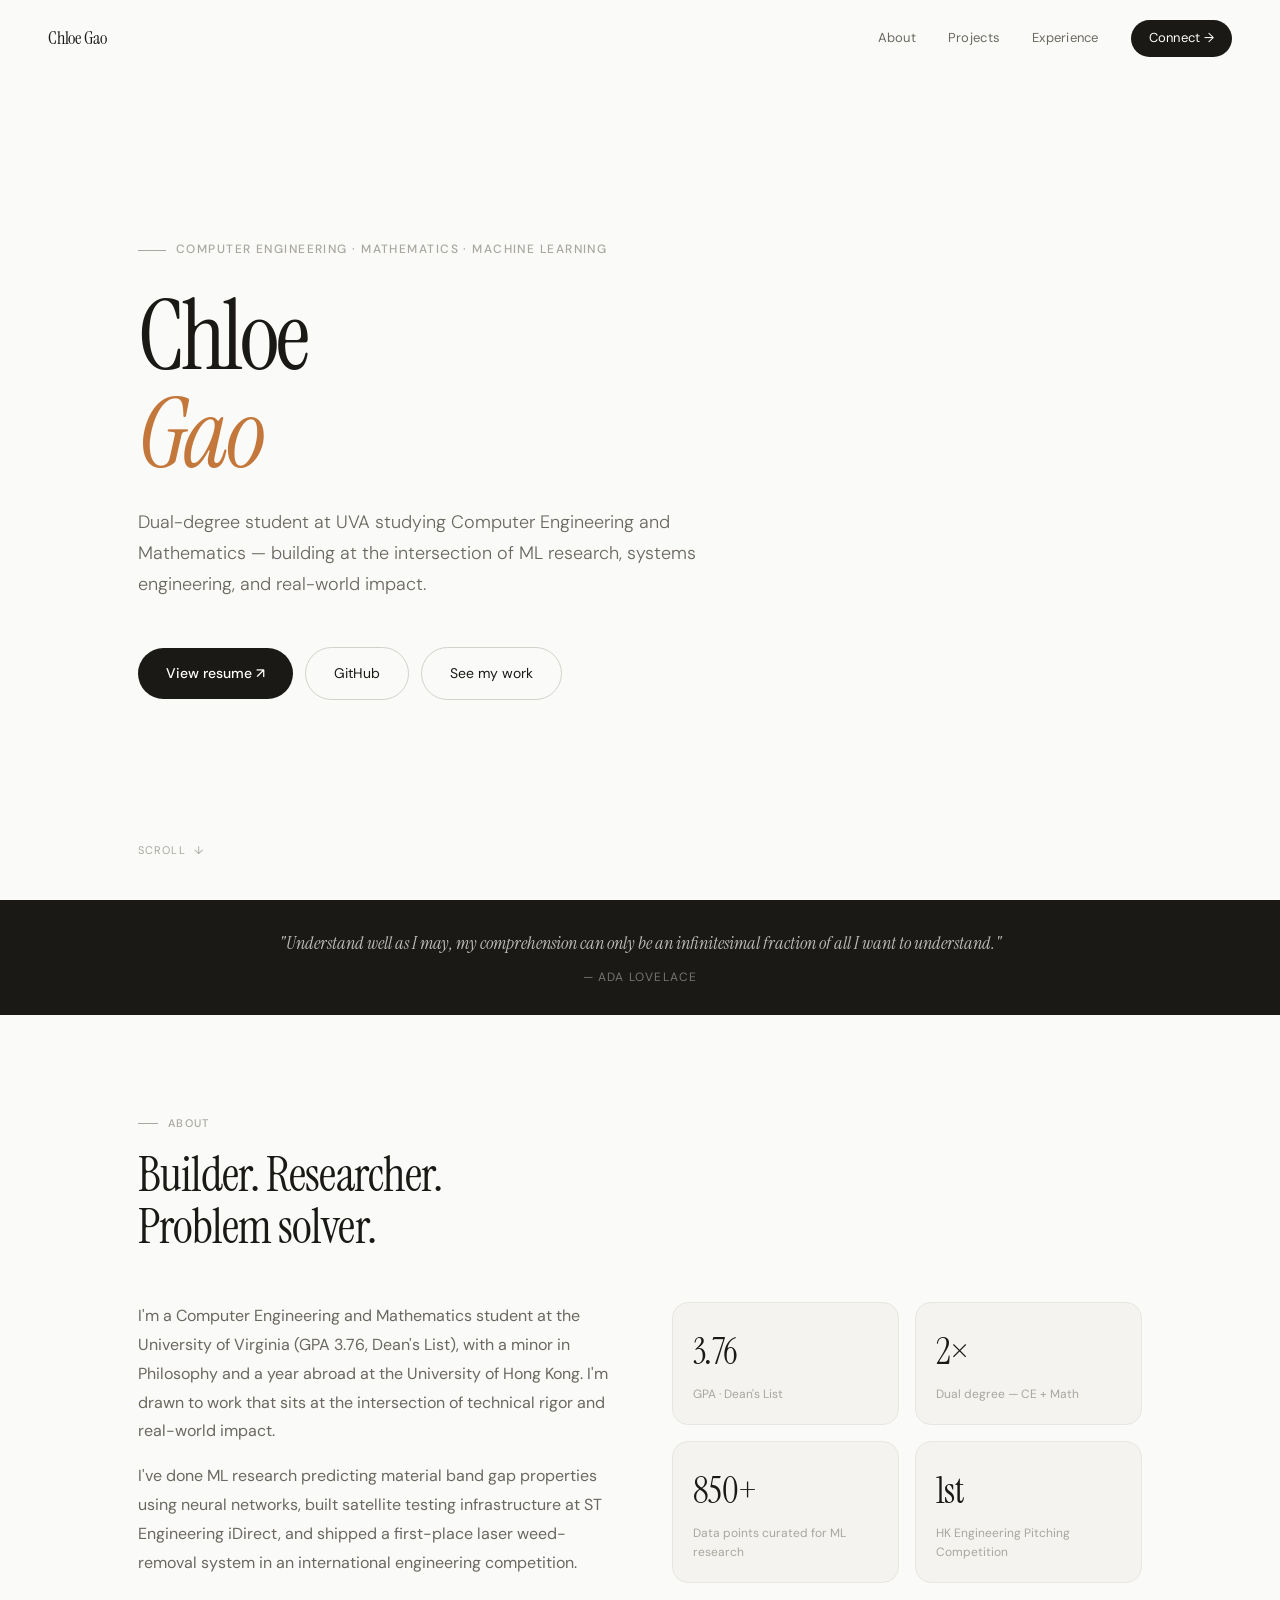
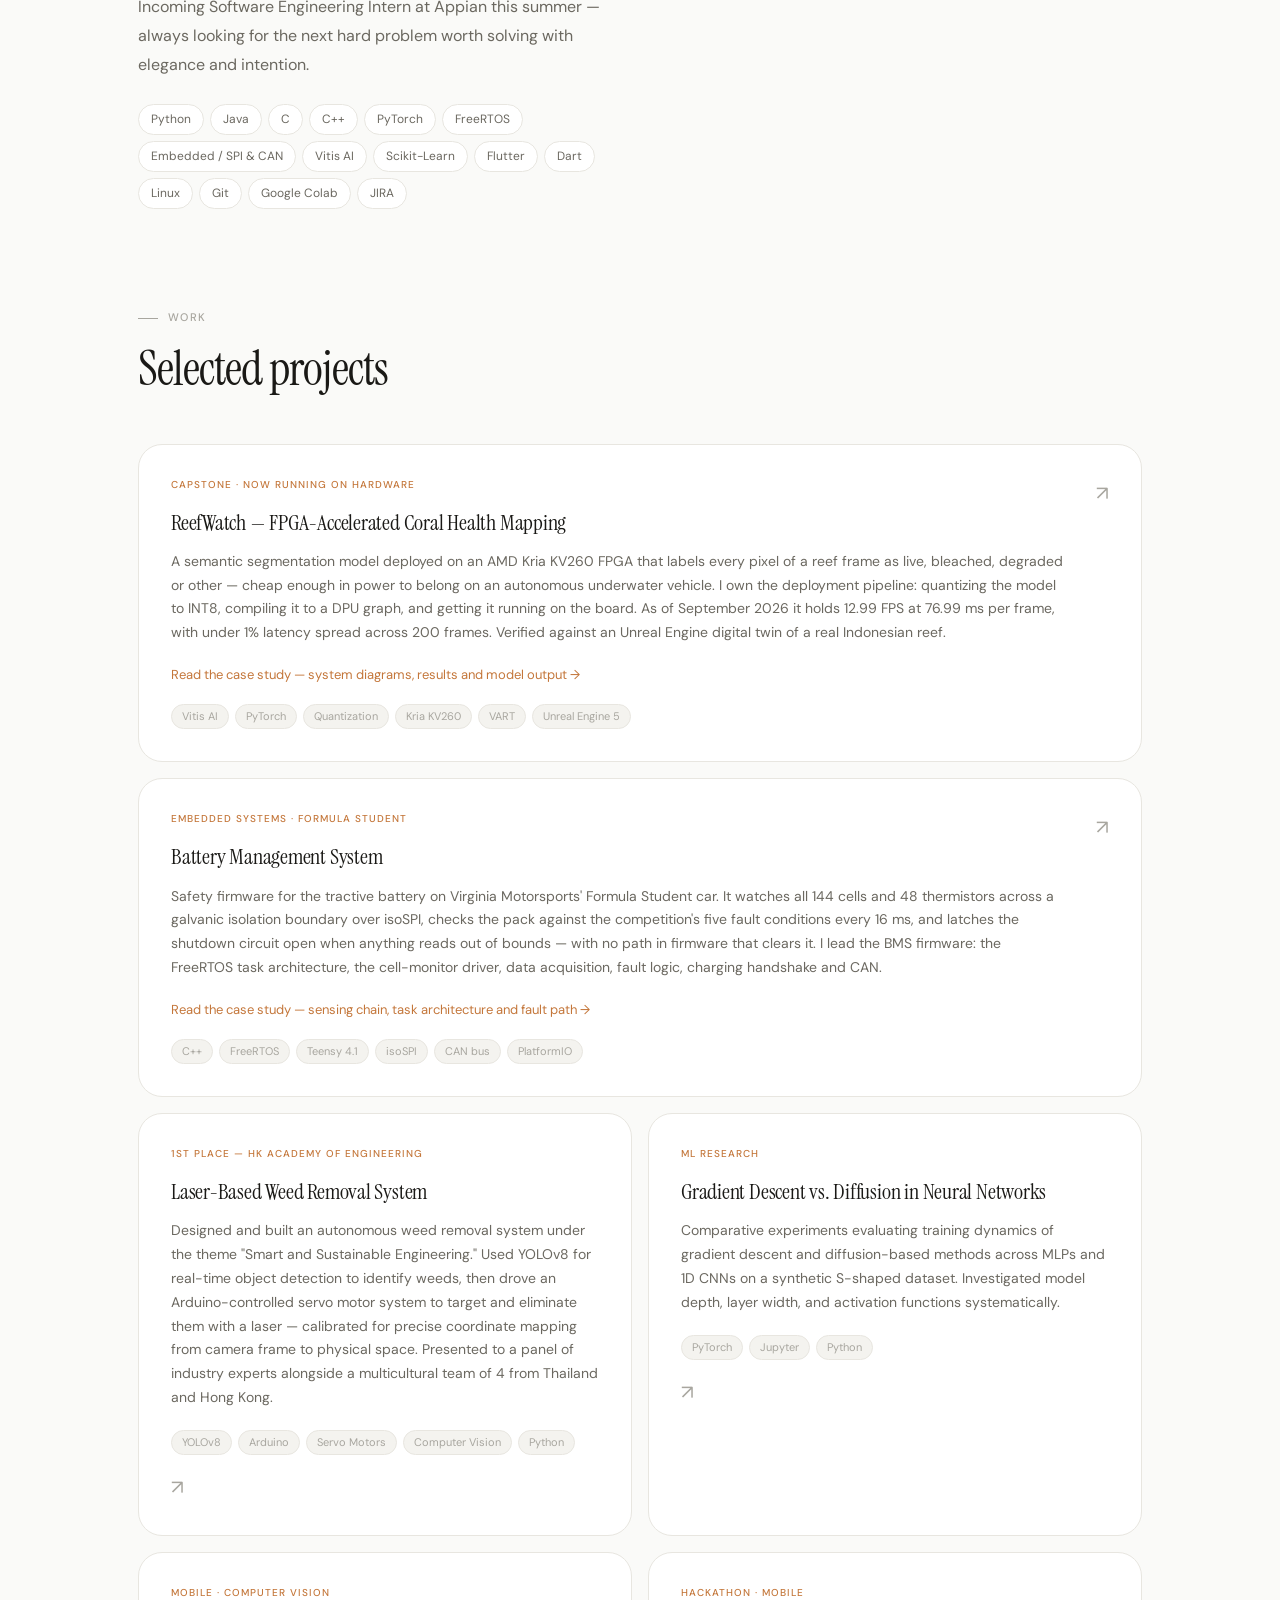
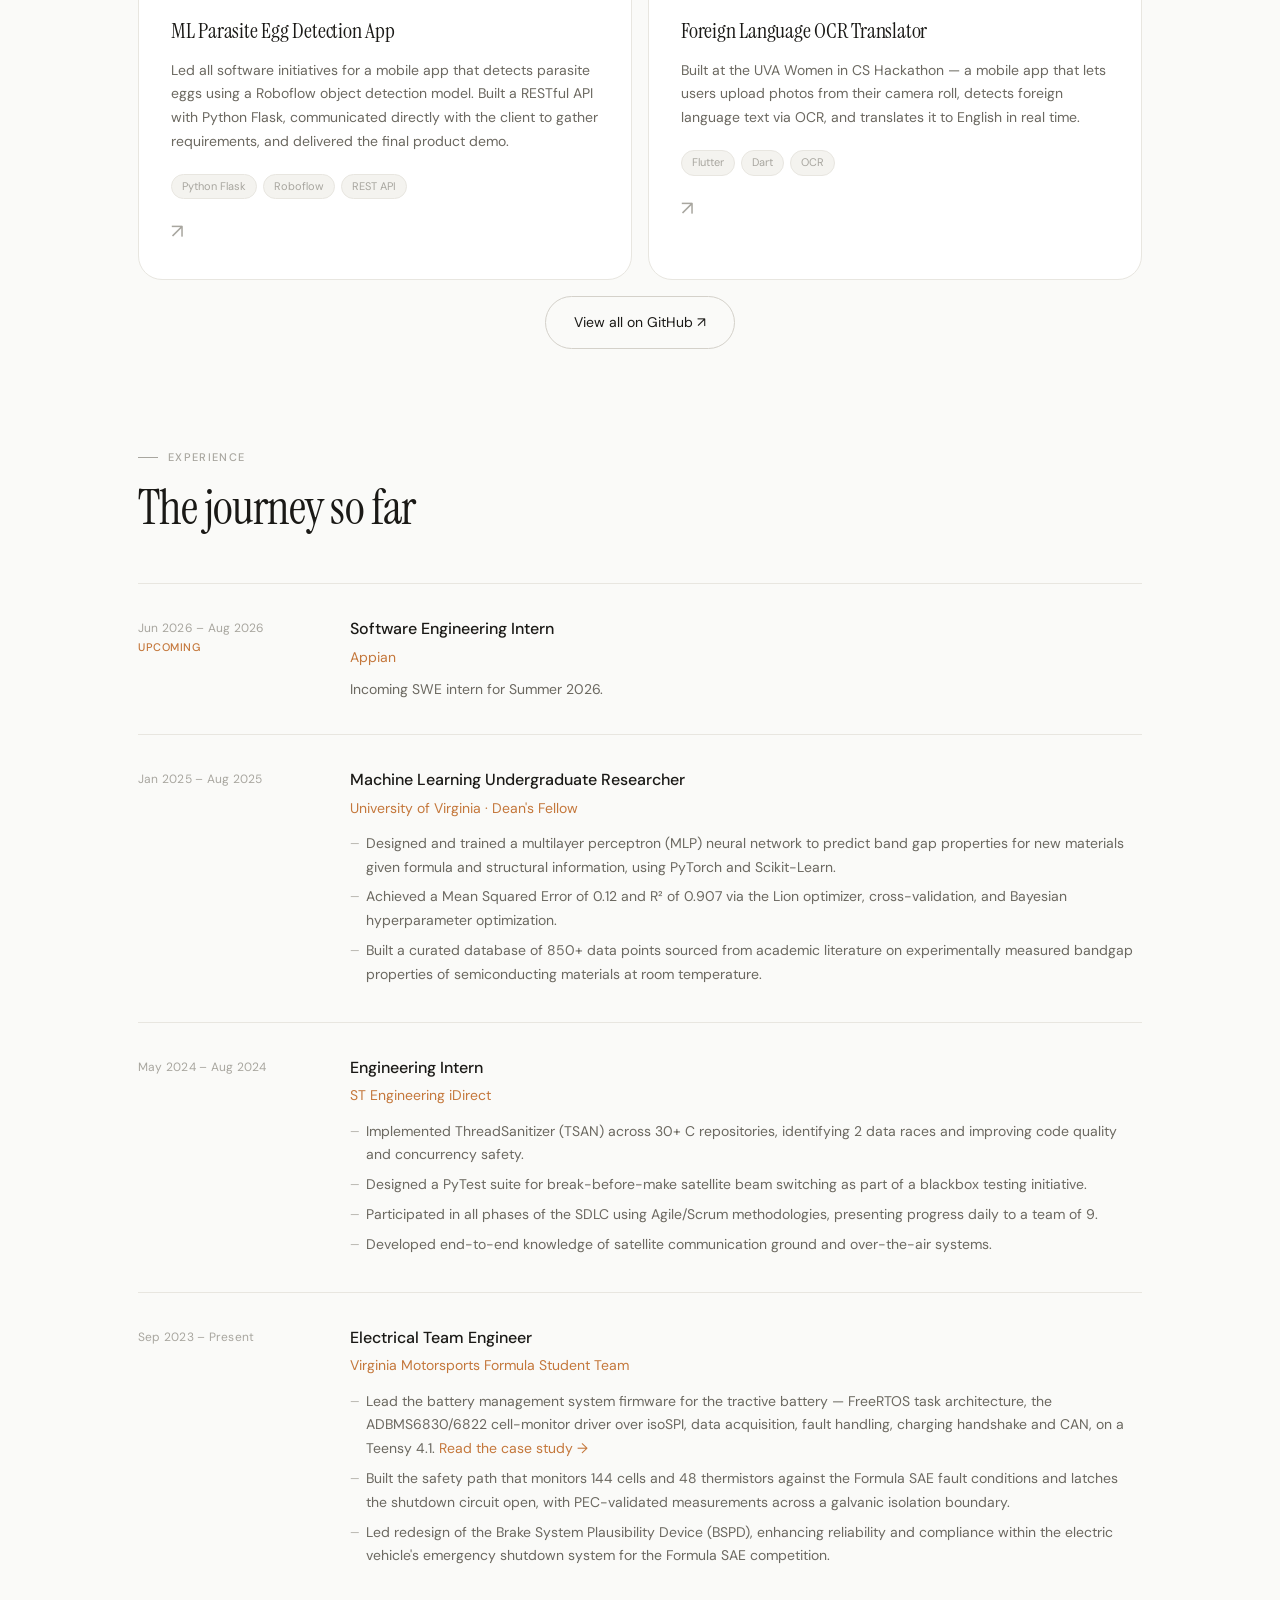
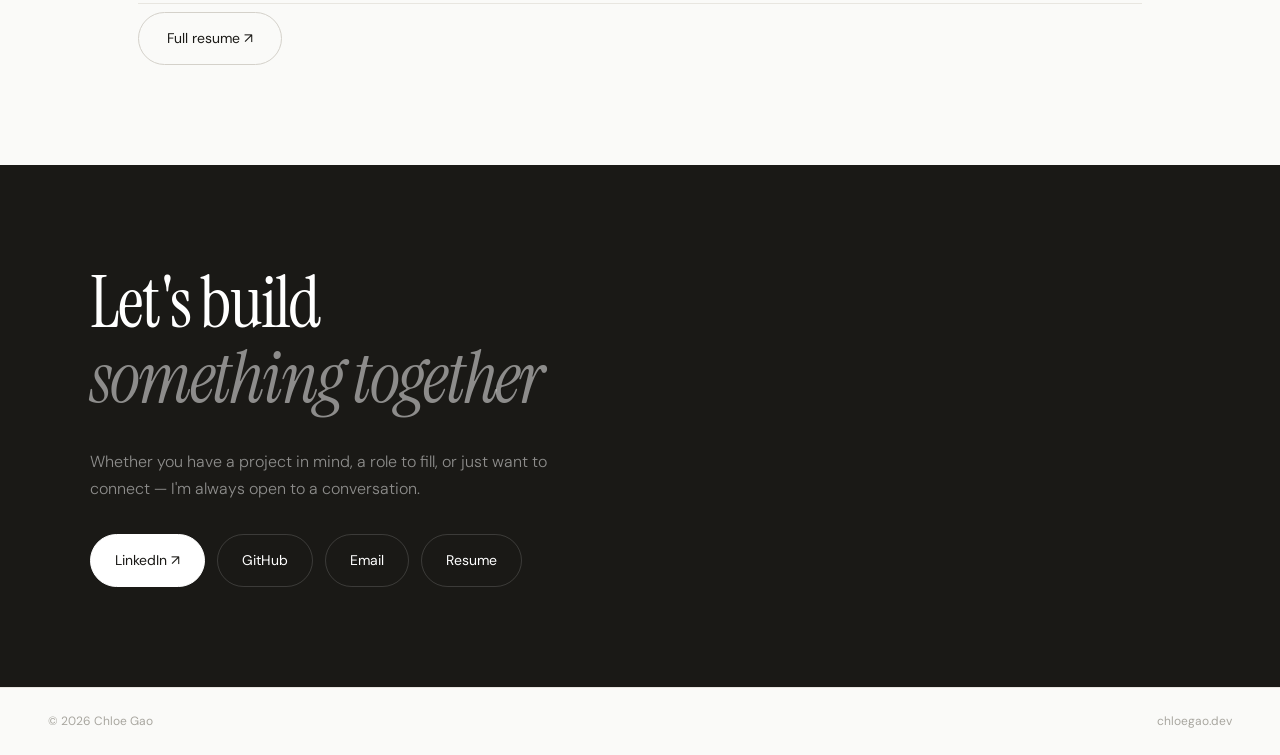
<file: index.html>
<!DOCTYPE html>
<html lang="en">
<head>
<meta charset="UTF-8">
<meta name="viewport" content="width=device-width, initial-scale=1.0">
<title>Chloe Gao</title>
<link rel="preconnect" href="https://fonts.googleapis.com">
<link href="https://fonts.googleapis.com/css2?family=Instrument+Serif:ital@0;1&family=DM+Sans:ital,opsz,wght@0,9..40,300;0,9..40,400;0,9..40,500;1,9..40,300&display=swap" rel="stylesheet">
<style>
*{box-sizing:border-box;margin:0;padding:0}
:root{
  --bg:#FAFAF8;
  --surface:#FFFFFF;
  --surface2:#F4F3EF;
  --border:#E8E6E0;
  --border2:#D4D1CA;
  --text:#1A1916;
  --text2:#6B6860;
  --text3:#A8A69F;
  --accent:#1A1916;
  --accent-warm:#C4773B;
  --green:#2D6A4F;
  --radius:10px;
  --radius-lg:16px;
  --radius-xl:24px;
}
html{scroll-behavior:smooth}
body{
  font-family:'DM Sans',sans-serif;
  background:var(--bg);
  color:var(--text);
  font-size:15px;
  line-height:1.6;
  min-height:100vh;
}

/* NAV */
nav{
  position:fixed;top:0;left:0;right:0;z-index:100;
  display:flex;align-items:center;justify-content:space-between;
  padding:20px 48px;
  background:rgba(250,250,248,0.85);
  backdrop-filter:blur(12px);
  border-bottom:1px solid transparent;
  transition:border-color 0.3s;
}
nav.scrolled{border-bottom-color:var(--border)}
.nav-logo{
  font-family:'Instrument Serif',serif;
  font-size:18px;
  color:var(--text);
  text-decoration:none;
  letter-spacing:-0.01em;
}
.nav-links{display:flex;gap:32px;align-items:center}
.nav-links a{
  font-size:13px;color:var(--text2);text-decoration:none;
  letter-spacing:0.02em;transition:color 0.2s;
}
.nav-links a:hover{color:var(--text)}
.nav-cta{
  background:var(--text);color:#fff!important;
  padding:8px 18px;border-radius:99px;
  font-size:13px!important;transition:opacity 0.2s!important;
}
.nav-cta:hover{opacity:0.8!important}

/* HERO */
.hero{
  min-height:100vh;
  display:flex;flex-direction:column;justify-content:center;
  padding:120px 48px 80px;
  max-width:1100px;margin:0 auto;
  position:relative;
}
.hero-eyebrow{
  font-size:12px;font-weight:500;color:var(--text3);
  letter-spacing:0.12em;text-transform:uppercase;
  margin-bottom:28px;display:flex;align-items:center;gap:10px;
}
.hero-eyebrow::before{content:'';width:28px;height:1px;background:var(--text3)}
.hero-name{
  font-family:'Instrument Serif',serif;
  font-size:clamp(52px,8vw,96px);
  font-weight:400;
  line-height:1.02;
  letter-spacing:-0.03em;
  color:var(--text);
  margin-bottom:24px;
}
.hero-name em{font-style:italic;color:var(--accent-warm)}
.hero-desc{
  font-size:18px;font-weight:300;color:var(--text2);
  max-width:560px;line-height:1.7;margin-bottom:48px;
}
.hero-actions{display:flex;gap:12px;flex-wrap:wrap;align-items:center}
.btn-primary{
  display:inline-flex;align-items:center;gap:8px;
  background:var(--text);color:#fff;
  padding:14px 28px;border-radius:99px;
  font-size:14px;font-weight:500;text-decoration:none;
  transition:opacity 0.2s,transform 0.2s;
}
.btn-primary:hover{opacity:0.85;transform:translateY(-1px)}
.btn-secondary{
  display:inline-flex;align-items:center;gap:8px;
  background:transparent;color:var(--text);
  padding:14px 28px;border-radius:99px;
  font-size:14px;font-weight:400;text-decoration:none;
  border:1px solid var(--border2);
  transition:background 0.2s,border-color 0.2s;
}
.btn-secondary:hover{background:var(--surface2);border-color:var(--border)}
.hero-scroll{
  position:absolute;bottom:40px;left:48px;
  font-size:11px;color:var(--text3);letter-spacing:0.1em;text-transform:uppercase;
  display:flex;align-items:center;gap:8px;
}
.hero-scroll::after{content:'↓';animation:bounce 2s infinite}
@keyframes bounce{0%,100%{transform:translateY(0)}50%{transform:translateY(4px)}}

/* QUOTE STRIP */
.quote-strip{
  background:var(--text);color:#fff;
  padding:28px 48px;
  overflow:hidden;
}
.quote-inner{
  font-family:'Instrument Serif',serif;
  font-size:clamp(14px,2vw,18px);
  font-style:italic;
  color:rgba(255,255,255,0.7);
  max-width:800px;margin:0 auto;
  text-align:center;
  line-height:1.7;
}
.quote-inner cite{
  display:block;margin-top:8px;
  font-style:normal;font-size:12px;
  color:rgba(255,255,255,0.4);
  letter-spacing:0.1em;text-transform:uppercase;
  font-family:'DM Sans',sans-serif;
}

/* SECTION BASE */
section{padding:100px 48px;max-width:1100px;margin:0 auto}
.section-label{
  font-size:11px;font-weight:500;color:var(--text3);
  letter-spacing:0.12em;text-transform:uppercase;
  margin-bottom:16px;display:flex;align-items:center;gap:10px;
}
.section-label::before{content:'';width:20px;height:1px;background:var(--text3)}
.section-title{
  font-family:'Instrument Serif',serif;
  font-size:clamp(32px,4vw,48px);
  font-weight:400;letter-spacing:-0.02em;
  line-height:1.1;margin-bottom:48px;
  color:var(--text);
}

/* ABOUT */
.about-grid{display:grid;grid-template-columns:1fr 1fr;gap:64px;align-items:start}
.about-text p{font-size:16px;color:var(--text2);line-height:1.8;margin-bottom:16px}
.about-text p:last-child{margin-bottom:0}
.about-stats{display:grid;grid-template-columns:1fr 1fr;gap:16px}
.stat-box{
  background:var(--surface2);border:1px solid var(--border);
  border-radius:var(--radius-lg);padding:20px;
}
.stat-box-num{
  font-family:'Instrument Serif',serif;
  font-size:36px;letter-spacing:-0.02em;color:var(--text);
}
.stat-box-label{font-size:12px;color:var(--text3);margin-top:4px}
.skills-list{margin-top:24px;display:flex;flex-wrap:wrap;gap:6px}
.skill-tag{
  font-size:12px;padding:5px 12px;
  background:var(--surface);border:1px solid var(--border);
  border-radius:99px;color:var(--text2);
  transition:border-color 0.2s,color 0.2s;
}
.skill-tag:hover{border-color:var(--border2);color:var(--text)}

/* PROJECTS */
.projects-grid{display:grid;grid-template-columns:1fr 1fr;gap:16px}
.project-card{
  background:var(--surface);border:1px solid var(--border);
  border-radius:var(--radius-xl);padding:32px;
  text-decoration:none;color:inherit;
  transition:border-color 0.2s,transform 0.2s,box-shadow 0.2s;
  display:block;position:relative;overflow:hidden;
}
.project-card::before{
  content:'';position:absolute;inset:0;
  background:linear-gradient(135deg,rgba(196,119,59,0.04),transparent);
  opacity:0;transition:opacity 0.3s;
}
.project-card:hover{
  border-color:var(--border2);
  transform:translateY(-2px);
  box-shadow:0 8px 32px rgba(0,0,0,0.06);
}
.project-card:hover::before{opacity:1}
.project-card.featured{
  grid-column:span 2;
  display:grid;grid-template-columns:1fr auto;align-items:start;gap:32px;
}
.project-tag{
  font-size:10px;font-weight:500;color:var(--accent-warm);
  letter-spacing:0.1em;text-transform:uppercase;margin-bottom:12px;
}
.project-title{
  font-family:'Instrument Serif',serif;
  font-size:22px;letter-spacing:-0.01em;
  color:var(--text);margin-bottom:10px;
}
.project-desc{font-size:14px;color:var(--text2);line-height:1.7;margin-bottom:20px}
.project-tech{display:flex;gap:6px;flex-wrap:wrap}
.tech-chip{
  font-size:11px;padding:3px 10px;
  background:var(--surface2);border:1px solid var(--border);
  border-radius:99px;color:var(--text3);
}
.project-arrow{
  font-size:20px;color:var(--text3);align-self:flex-start;
  transition:transform 0.2s,color 0.2s;
}
.project-card:hover .project-arrow{transform:translate(2px,-2px);color:var(--text)}

/* EXPERIENCE */
.exp-list{display:flex;flex-direction:column;gap:0}
.exp-item{
  display:grid;grid-template-columns:180px 1fr;gap:32px;
  padding:32px 0;border-bottom:1px solid var(--border);
}
.exp-item:first-child{border-top:1px solid var(--border)}
.exp-period{font-size:12px;color:var(--text3);padding-top:3px;letter-spacing:0.02em;line-height:1.6}
.exp-role{font-size:16px;font-weight:500;color:var(--text);margin-bottom:4px}
.exp-company{font-size:14px;color:var(--accent-warm);margin-bottom:10px}
.exp-desc{font-size:14px;color:var(--text2);line-height:1.7}
.exp-bullets{
  font-size:14px;color:var(--text2);line-height:1.7;
  padding-left:0;list-style:none;
}
.exp-bullets li{
  padding:3px 0 3px 16px;
  position:relative;
}
.exp-bullets li::before{
  content:'—';position:absolute;left:0;
  color:var(--text3);font-size:11px;top:5px;
}

/* EDUCATION */
.edu-grid{display:grid;grid-template-columns:1fr 1fr;gap:16px;margin-bottom:48px}
.edu-card{
  background:var(--surface);border:1px solid var(--border);
  border-radius:var(--radius-lg);padding:28px;
}
.edu-school{font-family:'Instrument Serif',serif;font-size:20px;color:var(--text);margin-bottom:6px}
.edu-degree{font-size:14px;color:var(--accent-warm);margin-bottom:8px;line-height:1.5}
.edu-meta{font-size:12px;color:var(--text3);line-height:1.6}
.edu-badge{
  display:inline-block;margin-top:10px;
  font-size:11px;padding:4px 10px;
  background:var(--surface2);border:1px solid var(--border);
  border-radius:99px;color:var(--text3);
}

/* CONNECT */
.connect-section{
  padding:100px 48px;
  background:var(--text);
  color:#fff;
}
.connect-inner{max-width:1100px;margin:0 auto}
.connect-title{
  font-family:'Instrument Serif',serif;
  font-size:clamp(40px,6vw,72px);
  font-weight:400;letter-spacing:-0.03em;
  line-height:1.05;margin-bottom:32px;
}
.connect-title em{font-style:italic;color:rgba(255,255,255,0.5)}
.connect-links{display:flex;gap:12px;flex-wrap:wrap}
.connect-link{
  display:inline-flex;align-items:center;gap:8px;
  padding:14px 24px;border-radius:99px;
  font-size:14px;text-decoration:none;
  transition:all 0.2s;border:1px solid rgba(255,255,255,0.15);
  color:#fff;
}
.connect-link:hover{background:rgba(255,255,255,0.1);border-color:rgba(255,255,255,0.3)}
.connect-link.primary{background:#fff;color:var(--text)!important;border-color:#fff}
.connect-link.primary:hover{opacity:0.9;background:#fff}

/* FOOTER */
footer{
  padding:24px 48px;
  display:flex;justify-content:space-between;align-items:center;
  border-top:1px solid var(--border);
  font-size:12px;color:var(--text3);
}

/* FADE IN */
.fade-in{opacity:0;transform:translateY(20px);transition:opacity 0.6s ease,transform 0.6s ease}
.fade-in.visible{opacity:1;transform:translateY(0)}

/* RESPONSIVE */
@media(max-width:768px){
  nav{padding:16px 24px}
  .hero,.section-base{padding-left:24px;padding-right:24px}
  section{padding:64px 24px}
  .hero-name{font-size:48px}
  .about-grid,.projects-grid,.edu-grid{grid-template-columns:1fr}
  .project-card.featured{grid-column:span 1;grid-template-columns:1fr}
  .exp-item{grid-template-columns:1fr;gap:4px}
  .connect-section{padding:64px 24px}
  footer{padding:20px 24px;flex-direction:column;gap:8px;text-align:center}
  .quote-strip{padding:24px}
}
</style>
</head>
<body>

<!-- NAV -->
<nav id="nav">
  <a href="#" class="nav-logo">Chloe Gao</a>
  <div class="nav-links">
    <a href="#about">About</a>
    <a href="#projects">Projects</a>
    <a href="#experience">Experience</a>
    <a href="https://www.linkedin.com/in/chloe-gao-84550a247/" target="_blank" class="nav-cta">Connect →</a>
  </div>
</nav>

<!-- HERO -->
<div class="hero">
  <div class="hero-eyebrow">Computer Engineering · Mathematics · Machine Learning</div>
  <h1 class="hero-name">
    Chloe<br>
    <em>Gao</em>
  </h1>
  <p class="hero-desc">
    Dual-degree student at UVA studying Computer Engineering and Mathematics — 
    building at the intersection of ML research, systems engineering, and real-world impact.
  </p>
  <div class="hero-actions">
    <a href="https://drive.google.com/file/d/1oxPQt-rqhh2RljbSY8QIrEWaONrdcRNn/view?usp=sharing" target="_blank" class="btn-primary">View resume ↗</a>
    <a href="https://github.com/chgaobt" target="_blank" class="btn-secondary">GitHub</a>
    <a href="#projects" class="btn-secondary">See my work</a>
  </div>
  <div class="hero-scroll">Scroll</div>
</div>

<!-- QUOTE -->
<div class="quote-strip">
  <div class="quote-inner">
    "Understand well as I may, my comprehension can only be an infinitesimal fraction of all I want to understand."
    <cite>— Ada Lovelace</cite>
  </div>
</div>

<!-- ABOUT -->
<section id="about">
  <div class="section-label">About</div>
  <h2 class="section-title">Builder. Researcher.<br>Problem solver.</h2>
  <div class="about-grid fade-in">
    <div class="about-text">
      <p>
        I'm a Computer Engineering and Mathematics student at the University of Virginia (GPA 3.76, Dean's List),
        with a minor in Philosophy and a year abroad at the University of Hong Kong. 
        I'm drawn to work that sits at the intersection of technical rigor and real-world impact.
      </p>
      <p>
        I've done ML research predicting material band gap properties using neural networks, 
        built satellite testing infrastructure at ST Engineering iDirect, and shipped a 
        first-place laser weed-removal system in an international engineering competition.
      </p>
      <p>
        Incoming Software Engineering Intern at Appian this summer — always looking for the next 
        hard problem worth solving with elegance and intention.
      </p>
      <div class="skills-list">
        <span class="skill-tag">Python</span>
        <span class="skill-tag">Java</span>
        <span class="skill-tag">C</span>
        <span class="skill-tag">C++</span>
        <span class="skill-tag">PyTorch</span>
        <span class="skill-tag">FreeRTOS</span>
        <span class="skill-tag">Embedded / SPI &amp; CAN</span>
        <span class="skill-tag">Vitis AI</span>
        <span class="skill-tag">Scikit-Learn</span>
        <span class="skill-tag">Flutter</span>
        <span class="skill-tag">Dart</span>
        <span class="skill-tag">Linux</span>
        <span class="skill-tag">Git</span>
        <span class="skill-tag">Google Colab</span>
        <span class="skill-tag">JIRA</span>
      </div>
    </div>
    <div>
      <div class="about-stats">
        <div class="stat-box">
          <div class="stat-box-num">3.76</div>
          <div class="stat-box-label">GPA · Dean's List</div>
        </div>
        <div class="stat-box">
          <div class="stat-box-num">2×</div>
          <div class="stat-box-label">Dual degree — CE + Math</div>
        </div>
        <div class="stat-box">
          <div class="stat-box-num">850+</div>
          <div class="stat-box-label">Data points curated for ML research</div>
        </div>
        <div class="stat-box">
          <div class="stat-box-num">1st</div>
          <div class="stat-box-label">HK Engineering Pitching Competition</div>
        </div>
      </div>
    </div>
  </div>
</section>

<!-- PROJECTS -->
<section id="projects" style="padding-top:0">
  <div class="section-label">Work</div>
  <h2 class="section-title">Selected projects</h2>
  <div class="projects-grid fade-in">

    <!-- ReefWatch -->
    <a href="projects/reefwatch.html" class="project-card featured">
      <div>
        <div class="project-tag">Capstone · Now running on hardware</div>
        <div class="project-title">ReefWatch — FPGA-Accelerated Coral Health Mapping</div>
        <p class="project-desc">
          A semantic segmentation model deployed on an AMD Kria KV260 FPGA that labels every pixel of a
          reef frame as live, bleached, degraded or other — cheap enough in power to belong on an
          autonomous underwater vehicle. I own the deployment pipeline: quantizing the model to INT8,
          compiling it to a DPU graph, and getting it running on the board. As of September 2026 it holds
          12.99 FPS at 76.99 ms per frame, with under 1% latency spread across 200 frames. Verified against
          an Unreal Engine digital twin of a real Indonesian reef.
        </p>
        <div style="font-size:13px;color:var(--accent-warm);margin-bottom:18px">Read the case study — system diagrams, results and model output →</div>
        <div class="project-tech">
          <span class="tech-chip">Vitis AI</span>
          <span class="tech-chip">PyTorch</span>
          <span class="tech-chip">Quantization</span>
          <span class="tech-chip">Kria KV260</span>
          <span class="tech-chip">VART</span>
          <span class="tech-chip">Unreal Engine 5</span>
        </div>
      </div>
      <div class="project-arrow">↗</div>
    </a>

    <!-- BMS -->
    <a href="projects/bms.html" class="project-card featured">
      <div>
        <div class="project-tag">Embedded Systems · Formula Student</div>
        <div class="project-title">Battery Management System</div>
        <p class="project-desc">
          Safety firmware for the tractive battery on Virginia Motorsports' Formula Student car. It watches
          all 144 cells and 48 thermistors across a galvanic isolation boundary over isoSPI, checks the pack
          against the competition's five fault conditions every 16 ms, and latches the shutdown circuit open
          when anything reads out of bounds — with no path in firmware that clears it. I lead the BMS
          firmware: the FreeRTOS task architecture, the cell-monitor driver, data acquisition, fault logic,
          charging handshake and CAN.
        </p>
        <div style="font-size:13px;color:var(--accent-warm);margin-bottom:18px">Read the case study — sensing chain, task architecture and fault path →</div>
        <div class="project-tech">
          <span class="tech-chip">C++</span>
          <span class="tech-chip">FreeRTOS</span>
          <span class="tech-chip">Teensy 4.1</span>
          <span class="tech-chip">isoSPI</span>
          <span class="tech-chip">CAN bus</span>
          <span class="tech-chip">PlatformIO</span>
        </div>
      </div>
      <div class="project-arrow">↗</div>
    </a>

    <div class="project-card">
      <div>
        <div class="project-tag">1st Place — HK Academy of Engineering</div>
        <div class="project-title">Laser-Based Weed Removal System</div>
        <p class="project-desc">
          Designed and built an autonomous weed removal system under the theme "Smart and Sustainable Engineering." 
          Used YOLOv8 for real-time object detection to identify weeds, then drove an Arduino-controlled 
          servo motor system to target and eliminate them with a laser — calibrated for precise coordinate mapping 
          from camera frame to physical space. Presented to a panel of industry experts alongside a multicultural 
          team of 4 from Thailand and Hong Kong.
        </p>
        <div class="project-tech">
          <span class="tech-chip">YOLOv8</span>
          <span class="tech-chip">Arduino</span>
          <span class="tech-chip">Servo Motors</span>
          <span class="tech-chip">Computer Vision</span>
          <span class="tech-chip">Python</span>
        </div>
      </div>
      <div class="project-arrow" style="margin-top:16px">↗</div>
    </div>

    <a href="https://github.com/chgaobt" target="_blank" class="project-card">
      <div class="project-tag">ML Research</div>
      <div class="project-title">Gradient Descent vs. Diffusion in Neural Networks</div>
      <p class="project-desc">Comparative experiments evaluating training dynamics of gradient descent and diffusion-based methods across MLPs and 1D CNNs on a synthetic S-shaped dataset. Investigated model depth, layer width, and activation functions systematically.</p>
      <div class="project-tech">
        <span class="tech-chip">PyTorch</span>
        <span class="tech-chip">Jupyter</span>
        <span class="tech-chip">Python</span>
      </div>
      <div class="project-arrow" style="margin-top:16px">↗</div>
    </a>

    <a href="https://github.com/chgaobt" target="_blank" class="project-card">
      <div class="project-tag">Mobile · Computer Vision</div>
      <div class="project-title">ML Parasite Egg Detection App</div>
      <p class="project-desc">Led all software initiatives for a mobile app that detects parasite eggs using a Roboflow object detection model. Built a RESTful API with Python Flask, communicated directly with the client to gather requirements, and delivered the final product demo.</p>
      <div class="project-tech">
        <span class="tech-chip">Python Flask</span>
        <span class="tech-chip">Roboflow</span>
        <span class="tech-chip">REST API</span>
      </div>
      <div class="project-arrow" style="margin-top:16px">↗</div>
    </a>

    <a href="https://github.com/chgaobt" target="_blank" class="project-card">
      <div class="project-tag">Hackathon · Mobile</div>
      <div class="project-title">Foreign Language OCR Translator</div>
      <p class="project-desc">Built at the UVA Women in CS Hackathon — a mobile app that lets users upload photos from their camera roll, detects foreign language text via OCR, and translates it to English in real time.</p>
      <div class="project-tech">
        <span class="tech-chip">Flutter</span>
        <span class="tech-chip">Dart</span>
        <span class="tech-chip">OCR</span>
      </div>
      <div class="project-arrow" style="margin-top:16px">↗</div>
    </a>

  </div>
  <div style="margin-top:16px;text-align:center">
    <a href="https://github.com/chgaobt" target="_blank" class="btn-secondary" style="display:inline-flex">
      View all on GitHub ↗
    </a>
  </div>
</section>

<!-- EXPERIENCE -->
<section id="experience" style="padding-top:0">
  <div class="section-label">Experience</div>
  <h2 class="section-title">The journey so far</h2>
  <div class="exp-list fade-in">

    <div class="exp-item">
      <div class="exp-period">Jun 2026 – Aug 2026<br><span style="color:var(--accent-warm);font-size:11px;font-weight:500;letter-spacing:0.05em">UPCOMING</span></div>
      <div>
        <div class="exp-role">Software Engineering Intern</div>
        <div class="exp-company">Appian</div>
        <div class="exp-desc">Incoming SWE intern for Summer 2026.</div>
      </div>
    </div>

    <div class="exp-item">
      <div class="exp-period">Jan 2025 – Aug 2025</div>
      <div>
        <div class="exp-role">Machine Learning Undergraduate Researcher</div>
        <div class="exp-company">University of Virginia · Dean's Fellow</div>
        <ul class="exp-bullets">
          <li>Designed and trained a multilayer perceptron (MLP) neural network to predict band gap properties for new materials given formula and structural information, using PyTorch and Scikit-Learn.</li>
          <li>Achieved a Mean Squared Error of 0.12 and R² of 0.907 via the Lion optimizer, cross-validation, and Bayesian hyperparameter optimization.</li>
          <li>Built a curated database of 850+ data points sourced from academic literature on experimentally measured bandgap properties of semiconducting materials at room temperature.</li>
        </ul>
      </div>
    </div>

    <div class="exp-item">
      <div class="exp-period">May 2024 – Aug 2024</div>
      <div>
        <div class="exp-role">Engineering Intern</div>
        <div class="exp-company">ST Engineering iDirect</div>
        <ul class="exp-bullets">
          <li>Implemented ThreadSanitizer (TSAN) across 30+ C repositories, identifying 2 data races and improving code quality and concurrency safety.</li>
          <li>Designed a PyTest suite for break-before-make satellite beam switching as part of a blackbox testing initiative.</li>
          <li>Participated in all phases of the SDLC using Agile/Scrum methodologies, presenting progress daily to a team of 9.</li>
          <li>Developed end-to-end knowledge of satellite communication ground and over-the-air systems.</li>
        </ul>
      </div>
    </div>

    <div class="exp-item">
      <div class="exp-period">Sep 2023 – Present</div>
      <div>
        <div class="exp-role">Electrical Team Engineer</div>
        <div class="exp-company">Virginia Motorsports Formula Student Team</div>
        <ul class="exp-bullets">
          <li>Lead the battery management system firmware for the tractive battery — FreeRTOS task architecture, the ADBMS6830/6822 cell-monitor driver over isoSPI, data acquisition, fault handling, charging handshake and CAN, on a Teensy 4.1. <a href="projects/bms.html" style="color:var(--accent-warm);text-decoration:none">Read the case study →</a></li>
          <li>Built the safety path that monitors 144 cells and 48 thermistors against the Formula SAE fault conditions and latches the shutdown circuit open, with PEC-validated measurements across a galvanic isolation boundary.</li>
          <li>Led redesign of the Brake System Plausibility Device (BSPD), enhancing reliability and compliance within the electric vehicle's emergency shutdown system for the Formula SAE competition.</li>
        </ul>
      </div>
    </div>

  </div>

  <div style="margin-top:8px">
    <a href="https://drive.google.com/file/d/17j7zn8I_ZV57REjLqfAUTAvjJMhZjBzI/view?usp=sharing" target="_blank" class="btn-secondary" style="display:inline-flex">
      Full resume ↗
    </a>
  </div>
</section>

<!-- CONNECT -->
<div class="connect-section">
  <div class="connect-inner">
    <h2 class="connect-title">
      Let's build<br>
      <em>something together</em>
    </h2>
    <p style="font-size:16px;color:rgba(255,255,255,0.5);margin-bottom:32px;max-width:480px;font-weight:300;line-height:1.7">
      Whether you have a project in mind, a role to fill, or just want to connect — I'm always open to a conversation.
    </p>
    <div class="connect-links">
      <a href="https://www.linkedin.com/in/chloe-gao-84550a247/" target="_blank" class="connect-link primary">LinkedIn ↗</a>
      <a href="https://github.com/chgaobt" target="_blank" class="connect-link">GitHub</a>
      <a href="mailto:chloegao@virginia.edu" class="connect-link">Email</a>
      <a href="https://drive.google.com/file/d/17j7zn8I_ZV57REjLqfAUTAvjJMhZjBzI/view?usp=sharing" target="_blank" class="connect-link">Resume</a>
    </div>
  </div>
</div>

<!-- FOOTER -->
<footer>
  <span>© 2026 Chloe Gao</span>
  <span>chloegao.dev</span>
</footer>

<script>
// Scroll nav border
window.addEventListener('scroll',()=>{
  document.getElementById('nav').classList.toggle('scrolled',window.scrollY>40);
});

// Fade in on scroll
const observer=new IntersectionObserver((entries)=>{
  entries.forEach(e=>{if(e.isIntersecting){e.target.classList.add('visible');}});
},{threshold:0.1});
document.querySelectorAll('.fade-in').forEach(el=>observer.observe(el));
</script>
</body>
</html>
</file>
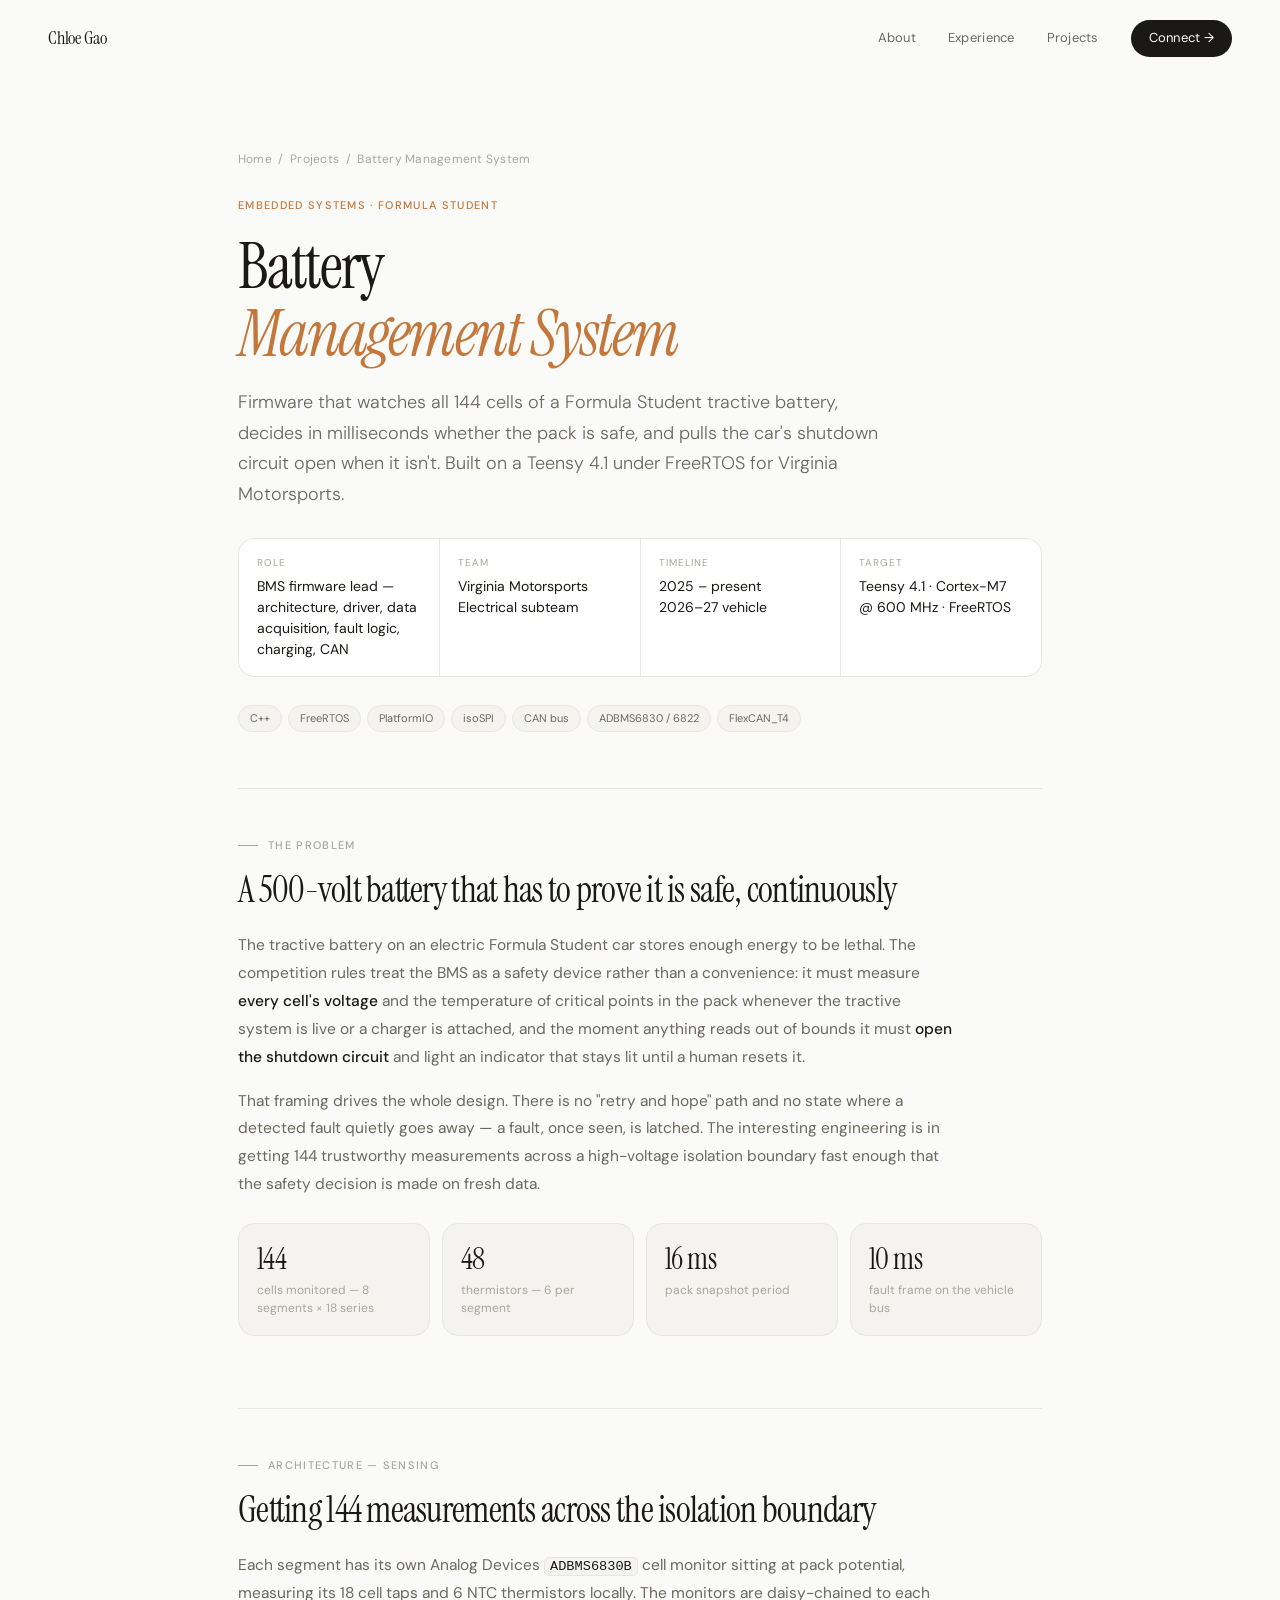
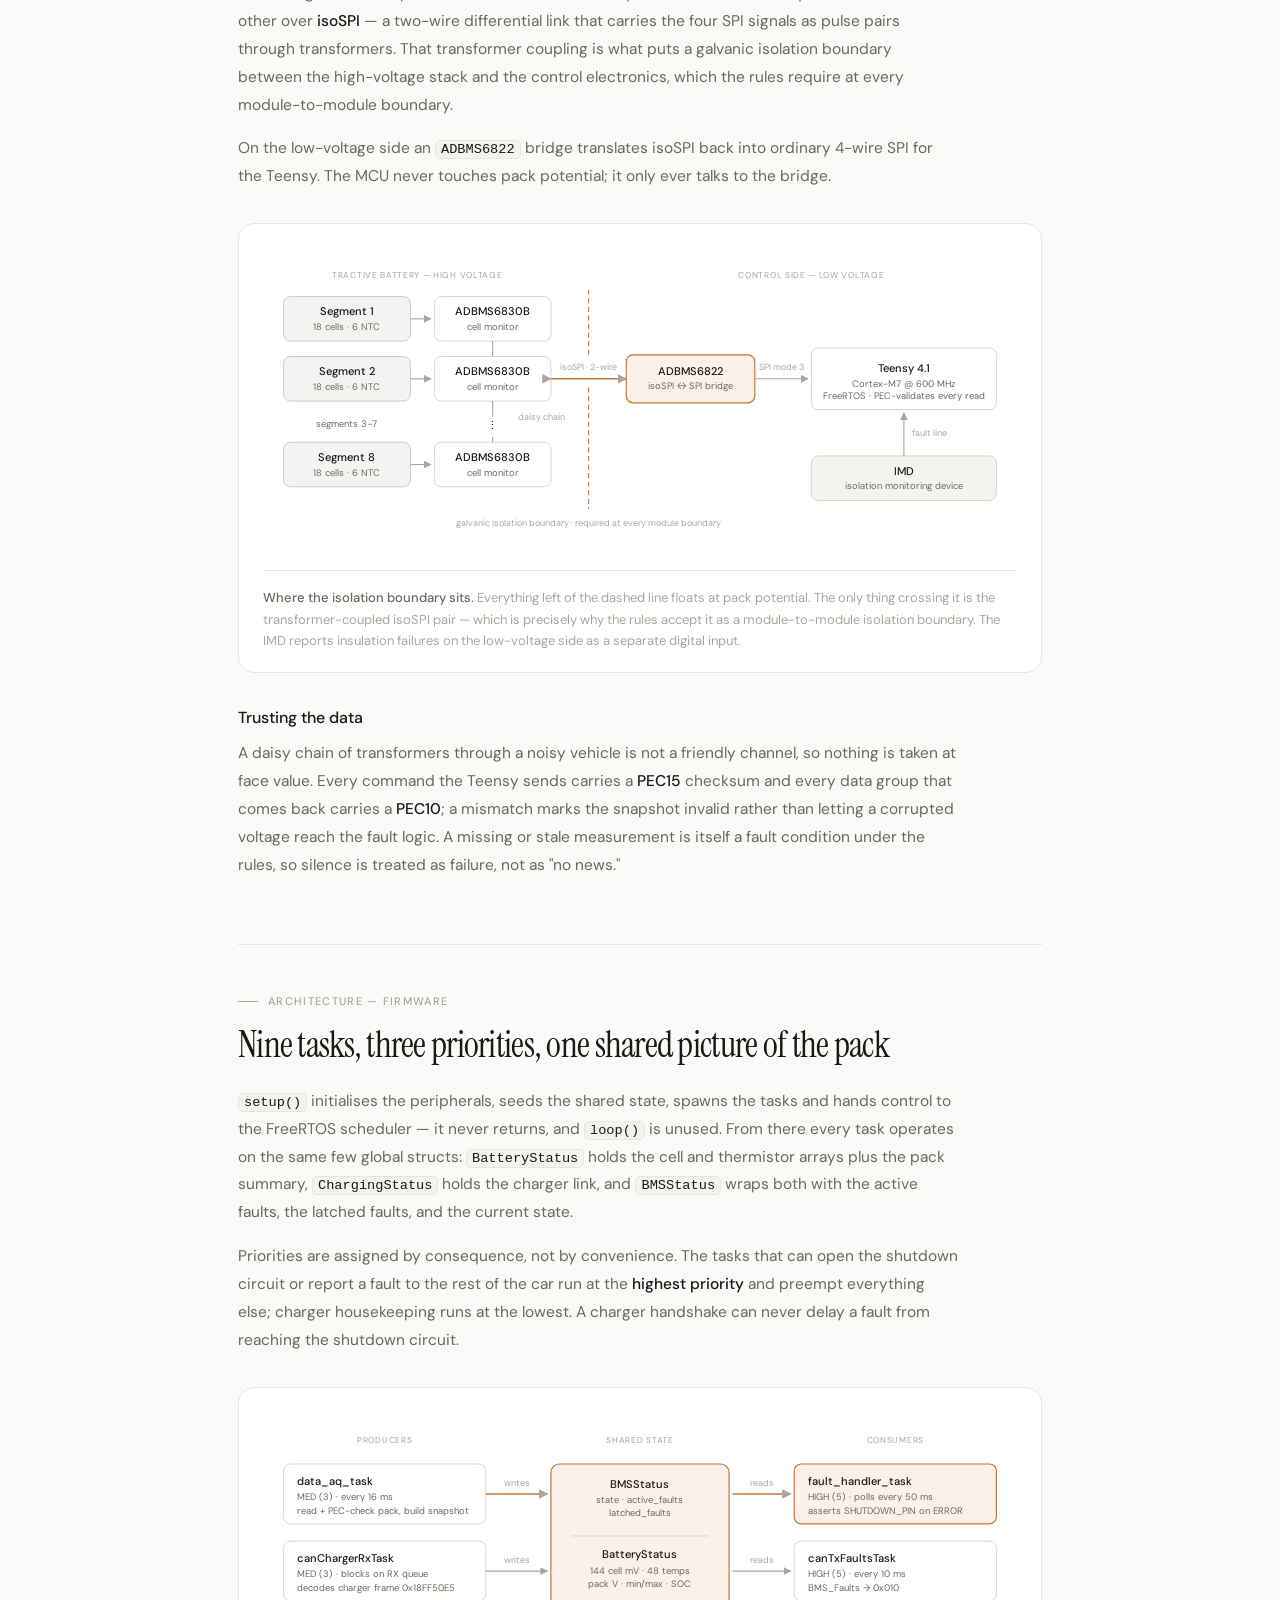
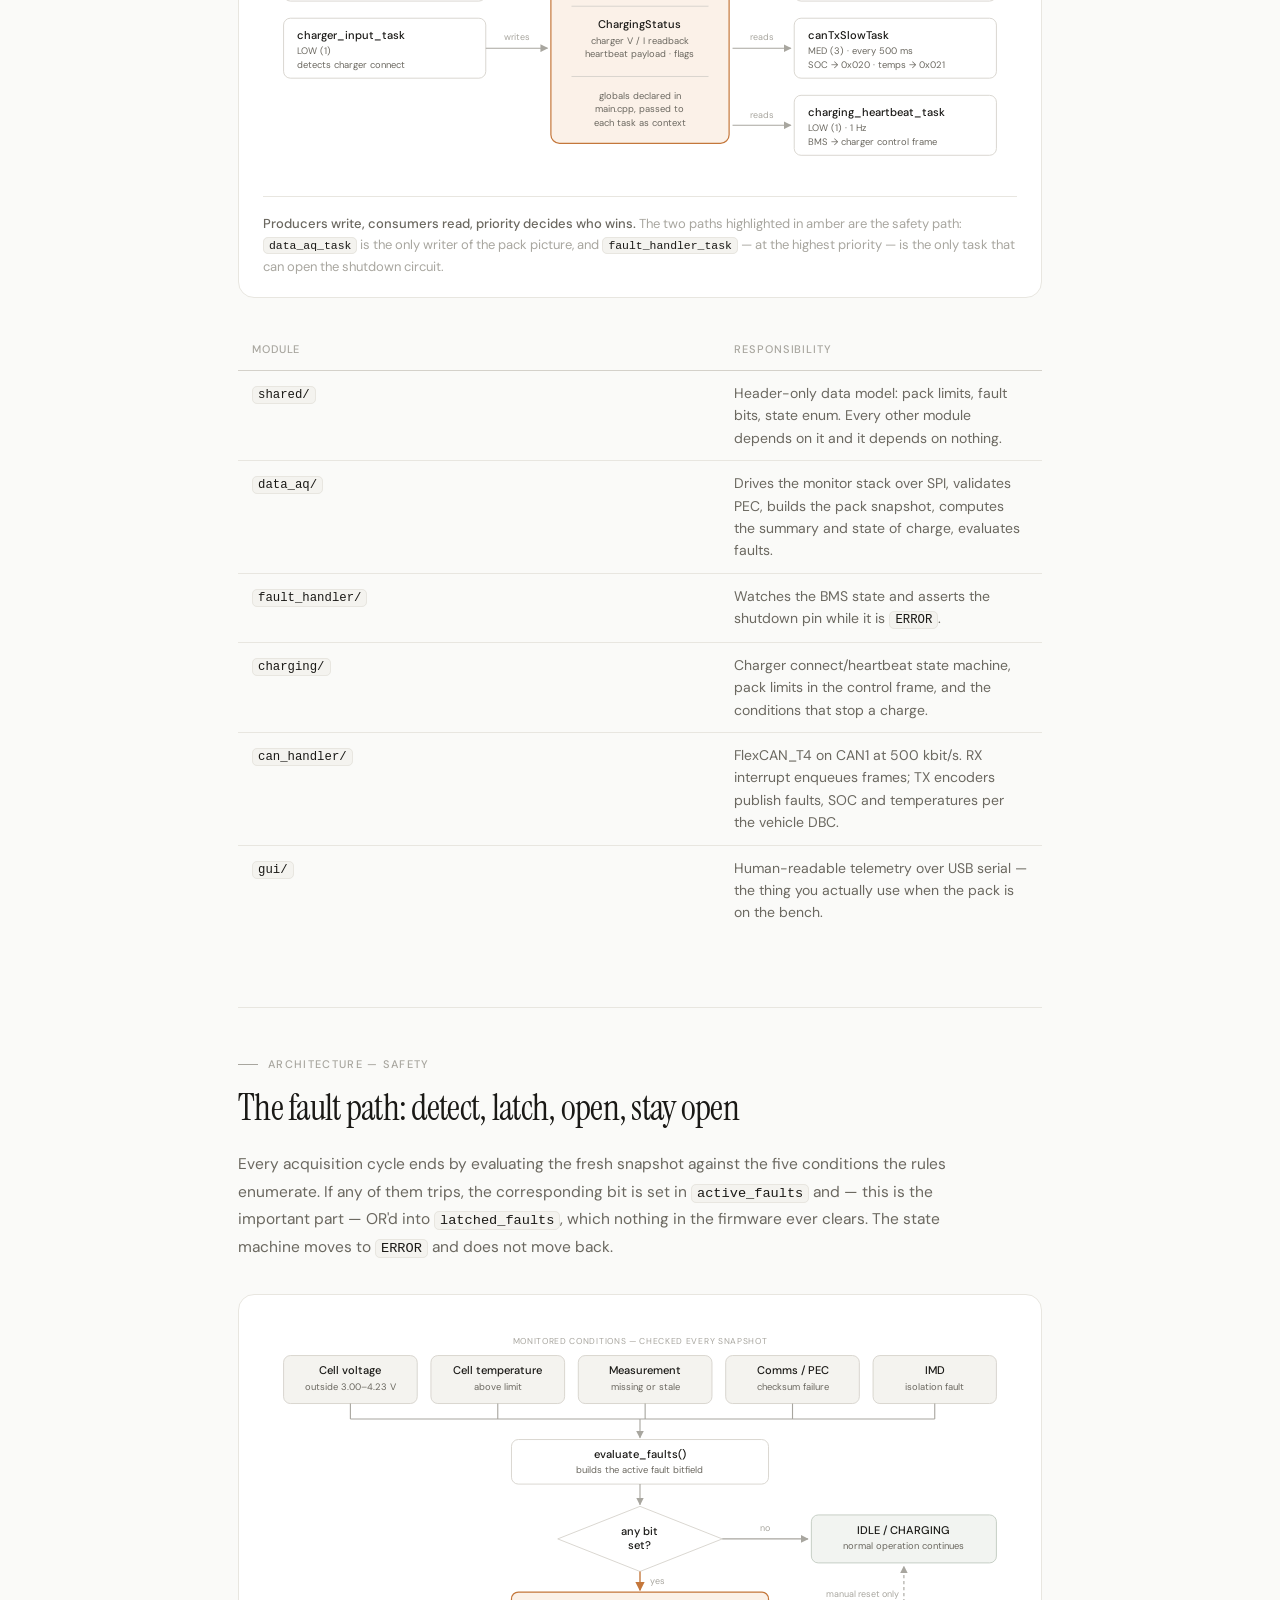
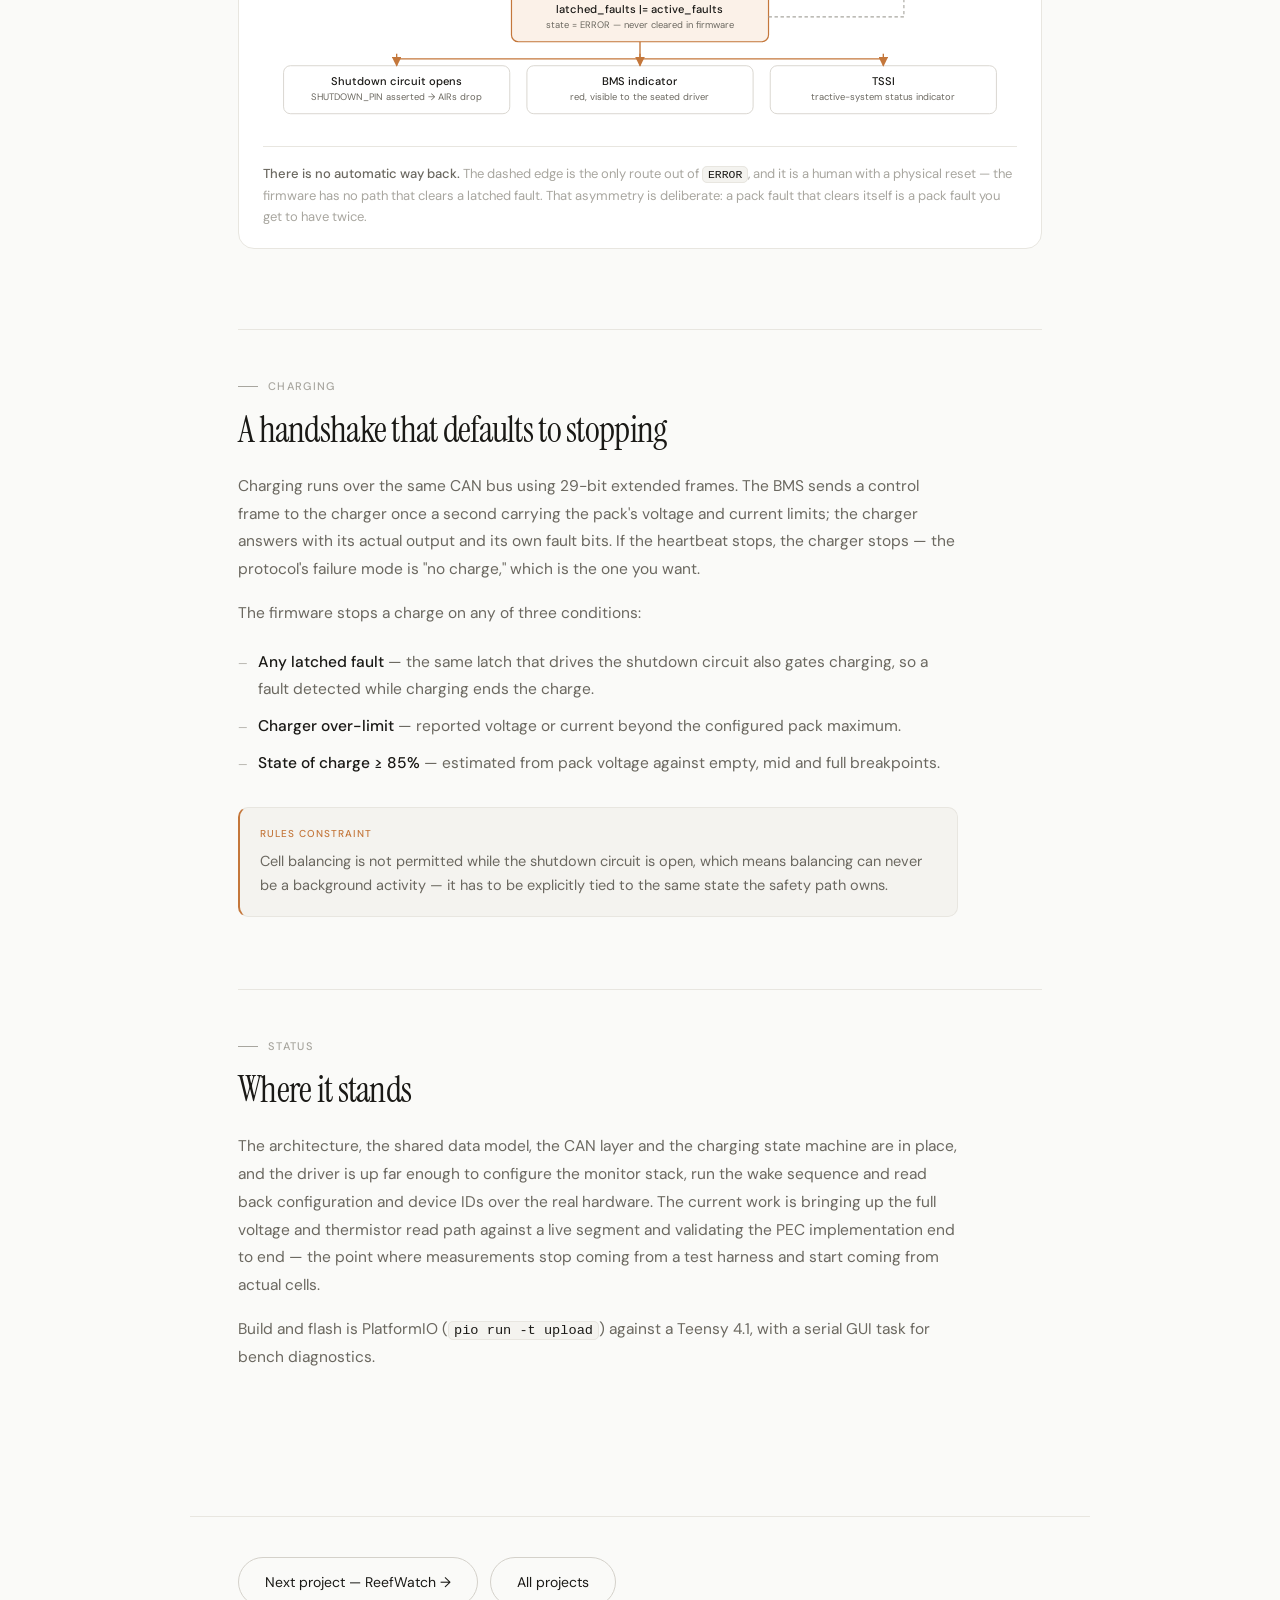
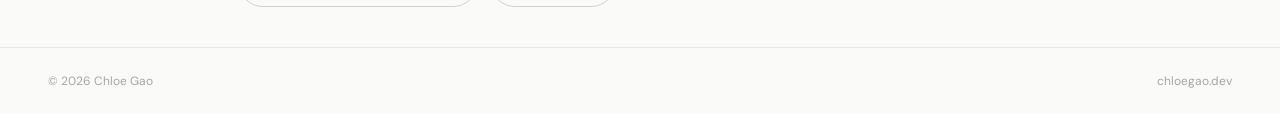
<file: projects/bms.html>
<!DOCTYPE html>
<html lang="en">
<head>
<meta charset="UTF-8">
<meta name="viewport" content="width=device-width, initial-scale=1.0">
<title>Battery Management System — Chloe Gao</title>
<meta name="description" content="Firmware for the tractive-system battery management system on Virginia Motorsports' Formula Student car: 144 cells over isoSPI, FreeRTOS task architecture, and a latching fault path into the shutdown circuit.">
<link rel="preconnect" href="https://fonts.googleapis.com">
<link href="https://fonts.googleapis.com/css2?family=Instrument+Serif:ital@0;1&family=DM+Sans:ital,opsz,wght@0,9..40,300;0,9..40,400;0,9..40,500;1,9..40,300&display=swap" rel="stylesheet">
<link rel="stylesheet" href="../assets/css/project.css">
</head>
<body>

<nav id="nav">
  <a href="../index.html" class="nav-logo">Chloe Gao</a>
  <div class="nav-links">
    <a href="../index.html#about">About</a>
    <a href="../index.html#experience">Experience</a>
    <a href="../index.html#projects">Projects</a>
    <a href="https://www.linkedin.com/in/chloe-gao-84550a247/" target="_blank" class="nav-cta">Connect →</a>
  </div>
</nav>

<div class="proj-hero">
  <div class="breadcrumb"><a href="../index.html">Home</a> &nbsp;/&nbsp; <a href="../index.html#projects">Projects</a> &nbsp;/&nbsp; Battery Management System</div>
  <div class="proj-eyebrow">Embedded Systems · Formula Student</div>
  <h1 class="proj-title">Battery<br><em>Management System</em></h1>
  <p class="proj-lede">
    Firmware that watches all 144 cells of a Formula Student tractive battery, decides in
    milliseconds whether the pack is safe, and pulls the car's shutdown circuit open when it
    isn't. Built on a Teensy 4.1 under FreeRTOS for Virginia Motorsports.
  </p>

  <div class="proj-meta">
    <div class="meta-cell">
      <div class="meta-label">Role</div>
      <div class="meta-value">BMS firmware lead — architecture, driver, data acquisition, fault logic, charging, CAN</div>
    </div>
    <div class="meta-cell">
      <div class="meta-label">Team</div>
      <div class="meta-value">Virginia Motorsports<br>Electrical subteam</div>
    </div>
    <div class="meta-cell">
      <div class="meta-label">Timeline</div>
      <div class="meta-value">2025 – present<br>2026–27 vehicle</div>
    </div>
    <div class="meta-cell">
      <div class="meta-label">Target</div>
      <div class="meta-value">Teensy 4.1 · Cortex-M7 @ 600 MHz · FreeRTOS</div>
    </div>
  </div>

  <div class="proj-tech">
    <span class="tech-chip">C++</span>
    <span class="tech-chip">FreeRTOS</span>
    <span class="tech-chip">PlatformIO</span>
    <span class="tech-chip">isoSPI</span>
    <span class="tech-chip">CAN bus</span>
    <span class="tech-chip">ADBMS6830 / 6822</span>
    <span class="tech-chip">FlexCAN_T4</span>
  </div>
</div>

<div class="proj-body">

<!-- ============ WHY ============ -->
<section class="proj-section fade-in">
  <div class="section-label">The problem</div>
  <h2 class="proj-h2">A 500-volt battery that has to prove it is safe, continuously</h2>
  <p>
    The tractive battery on an electric Formula Student car stores enough energy to be lethal.
    The competition rules treat the BMS as a safety device rather than a convenience: it must
    measure <strong>every cell's voltage</strong> and the temperature of critical points in the
    pack whenever the tractive system is live or a charger is attached, and the moment anything
    reads out of bounds it must <strong>open the shutdown circuit</strong> and light an indicator
    that stays lit until a human resets it.
  </p>
  <p>
    That framing drives the whole design. There is no "retry and hope" path and no state where a
    detected fault quietly goes away — a fault, once seen, is latched. The interesting engineering
    is in getting 144 trustworthy measurements across a high-voltage isolation boundary fast
    enough that the safety decision is made on fresh data.
  </p>

  <div class="stat-row">
    <div class="stat"><div class="stat-num">144</div><div class="stat-label">cells monitored — 8 segments × 18 series</div></div>
    <div class="stat"><div class="stat-num">48</div><div class="stat-label">thermistors — 6 per segment</div></div>
    <div class="stat"><div class="stat-num">16 ms</div><div class="stat-label">pack snapshot period</div></div>
    <div class="stat"><div class="stat-num">10 ms</div><div class="stat-label">fault frame on the vehicle bus</div></div>
  </div>
</section>

<!-- ============ DIAGRAM 1 ============ -->
<section class="proj-section fade-in">
  <div class="section-label">Architecture — sensing</div>
  <h2 class="proj-h2">Getting 144 measurements across the isolation boundary</h2>
  <p>
    Each segment has its own Analog Devices <code>ADBMS6830B</code> cell monitor sitting at pack
    potential, measuring its 18 cell taps and 6 NTC thermistors locally. The monitors are
    daisy-chained to each other over <strong>isoSPI</strong> — a two-wire differential link that
    carries the four SPI signals as pulse pairs through transformers. That transformer coupling is
    what puts a galvanic isolation boundary between the high-voltage stack and the control
    electronics, which the rules require at every module-to-module boundary.
  </p>
  <p>
    On the low-voltage side an <code>ADBMS6822</code> bridge translates isoSPI back into ordinary
    4-wire SPI for the Teensy. The MCU never touches pack potential; it only ever talks to the
    bridge.
  </p>

  <figure>
    <div class="dgm-wrap"><svg class="dgm" viewBox="0 0 880 348" role="img" aria-label="Eight battery segments, each with an ADBMS6830B cell monitor, daisy-chained over isoSPI across a galvanic isolation boundary to an ADBMS6822 bridge, which speaks 4-wire SPI to a Teensy 4.1. An IMD provides a separate digital isolation-fault input to the Teensy.">
      <defs>
        <marker id="ar" viewBox="0 0 10 10" refX="9" refY="5" markerWidth="7" markerHeight="7" orient="auto-start-reverse">
          <path d="M0,0 L10,5 L0,10 z" fill="#A8A69F"/>
        </marker>
        <marker id="arS" viewBox="0 0 10 10" refX="1" refY="5" markerWidth="7" markerHeight="7" orient="auto-start-reverse">
          <path d="M10,0 L0,5 L10,10 z" fill="#A8A69F"/>
        </marker>
      </defs>

      <!-- group labels -->
      <text class="t-group" x="180" y="30" text-anchor="middle">TRACTIVE BATTERY — HIGH VOLTAGE</text>
      <text class="t-group" x="640" y="30" text-anchor="middle">CONTROL SIDE — LOW VOLTAGE</text>

      <!-- isolation boundary -->
      <line class="rule-iso" x1="380" y1="44" x2="380" y2="122"/>
      <line class="rule-iso" x1="380" y1="158" x2="380" y2="300"/>
      <text class="t-edge" x="380" y="320" text-anchor="middle" fill="#C4773B">galvanic isolation boundary · required at every module boundary</text>

      <!-- segment 1 -->
      <rect class="box-hw" x="24" y="52" width="148" height="52" rx="8"/>
      <text class="t-title" x="98" y="74" text-anchor="middle">Segment 1</text>
      <text class="t-sub" x="98" y="91" text-anchor="middle">18 cells · 6 NTC</text>
      <rect class="box" x="200" y="52" width="136" height="52" rx="8"/>
      <text class="t-title" x="268" y="74" text-anchor="middle">ADBMS6830B</text>
      <text class="t-sub" x="268" y="91" text-anchor="middle">cell monitor</text>
      <line class="edge" x1="172" y1="78" x2="196" y2="78" marker-end="url(#ar)"/>

      <!-- segment 2 -->
      <rect class="box-hw" x="24" y="122" width="148" height="52" rx="8"/>
      <text class="t-title" x="98" y="144" text-anchor="middle">Segment 2</text>
      <text class="t-sub" x="98" y="161" text-anchor="middle">18 cells · 6 NTC</text>
      <rect class="box" x="200" y="122" width="136" height="52" rx="8"/>
      <text class="t-title" x="268" y="144" text-anchor="middle">ADBMS6830B</text>
      <text class="t-sub" x="268" y="161" text-anchor="middle">cell monitor</text>
      <line class="edge" x1="172" y1="148" x2="196" y2="148" marker-end="url(#ar)"/>

      <!-- continuation -->
      <text class="t-sub" x="98" y="204" text-anchor="middle">segments 3–7</text>
      <text class="t-title" x="268" y="206" text-anchor="middle" fill="#A8A69F">⋮</text>

      <!-- segment 8 -->
      <rect class="box-hw" x="24" y="222" width="148" height="52" rx="8"/>
      <text class="t-title" x="98" y="244" text-anchor="middle">Segment 8</text>
      <text class="t-sub" x="98" y="261" text-anchor="middle">18 cells · 6 NTC</text>
      <rect class="box" x="200" y="222" width="136" height="52" rx="8"/>
      <text class="t-title" x="268" y="244" text-anchor="middle">ADBMS6830B</text>
      <text class="t-sub" x="268" y="261" text-anchor="middle">cell monitor</text>
      <line class="edge" x1="172" y1="248" x2="196" y2="248" marker-end="url(#ar)"/>

      <!-- daisy chain -->
      <line class="edge" x1="268" y1="104" x2="268" y2="122"/>
      <line class="edge" x1="268" y1="174" x2="268" y2="192"/>
      <line class="edge" x1="268" y1="216" x2="268" y2="222"/>
      <text class="t-edge" x="352" y="196" text-anchor="end">daisy chain</text>

      <!-- isoSPI crossing -->
      <line class="edge-key" x1="336" y1="148" x2="424" y2="148" marker-end="url(#ar)" marker-start="url(#arS)"/>
      <text class="t-edge" x="380" y="138" text-anchor="middle" fill="#C4773B">isoSPI · 2-wire</text>

      <!-- bridge -->
      <rect class="box-key" x="424" y="120" width="150" height="56" rx="8"/>
      <text class="t-title" x="499" y="143" text-anchor="middle">ADBMS6822</text>
      <text class="t-sub" x="499" y="160" text-anchor="middle">isoSPI ↔ SPI bridge</text>

      <!-- bridge to teensy -->
      <line class="edge" x1="574" y1="148" x2="636" y2="148" marker-end="url(#ar)"/>
      <text class="t-edge" x="605" y="138" text-anchor="middle">SPI mode 3</text>

      <!-- teensy -->
      <rect class="box" x="640" y="112" width="216" height="72" rx="8"/>
      <text class="t-title" x="748" y="140" text-anchor="middle">Teensy 4.1</text>
      <text class="t-sub" x="748" y="157" text-anchor="middle">Cortex-M7 @ 600 MHz</text>
      <text class="t-sub" x="748" y="172" text-anchor="middle">FreeRTOS · PEC-validates every read</text>

      <!-- IMD -->
      <rect class="box-alt" x="640" y="238" width="216" height="52" rx="8"/>
      <text class="t-title" x="748" y="260" text-anchor="middle">IMD</text>
      <text class="t-sub" x="748" y="277" text-anchor="middle">isolation monitoring device</text>
      <line class="edge" x1="748" y1="238" x2="748" y2="188" marker-end="url(#ar)"/>
      <text class="t-edge" x="758" y="215" text-anchor="start">fault line</text>
    </svg></div>
    <figcaption>
      <strong>Where the isolation boundary sits.</strong> Everything left of the dashed line floats at
      pack potential. The only thing crossing it is the transformer-coupled isoSPI pair — which is
      precisely why the rules accept it as a module-to-module isolation boundary. The IMD reports
      insulation failures on the low-voltage side as a separate digital input.
    </figcaption>
  </figure>

  <h3 class="proj-h3">Trusting the data</h3>
  <p>
    A daisy chain of transformers through a noisy vehicle is not a friendly channel, so nothing is
    taken at face value. Every command the Teensy sends carries a <strong>PEC15</strong> checksum
    and every data group that comes back carries a <strong>PEC10</strong>; a mismatch marks the
    snapshot invalid rather than letting a corrupted voltage reach the fault logic. A missing or
    stale measurement is itself a fault condition under the rules, so silence is treated as
    failure, not as "no news."
  </p>
</section>

<!-- ============ DIAGRAM 2 ============ -->
<section class="proj-section fade-in">
  <div class="section-label">Architecture — firmware</div>
  <h2 class="proj-h2">Nine tasks, three priorities, one shared picture of the pack</h2>
  <p>
    <code>setup()</code> initialises the peripherals, seeds the shared state, spawns the tasks and
    hands control to the FreeRTOS scheduler — it never returns, and <code>loop()</code> is unused.
    From there every task operates on the same few global structs: <code>BatteryStatus</code>
    holds the cell and thermistor arrays plus the pack summary, <code>ChargingStatus</code> holds
    the charger link, and <code>BMSStatus</code> wraps both with the active faults, the latched
    faults, and the current state.
  </p>
  <p>
    Priorities are assigned by consequence, not by convenience. The tasks that can open the
    shutdown circuit or report a fault to the rest of the car run at the <strong>highest
    priority</strong> and preempt everything else; charger housekeeping runs at the lowest. A
    charger handshake can never delay a fault from reaching the shutdown circuit.
  </p>

  <figure>
    <div class="dgm-wrap"><svg class="dgm" viewBox="0 0 880 420" role="img" aria-label="Producer tasks — data acquisition, CAN charger receive, and charger input — write into the shared BMSStatus, BatteryStatus and ChargingStatus globals. Consumer tasks — fault handler, CAN fault transmit, CAN slow telemetry, and charging heartbeat — read from them. Each task is annotated with its FreeRTOS priority and cadence.">
      <defs>
        <marker id="ar2" viewBox="0 0 10 10" refX="9" refY="5" markerWidth="7" markerHeight="7" orient="auto-start-reverse">
          <path d="M0,0 L10,5 L0,10 z" fill="#A8A69F"/>
        </marker>
      </defs>

      <text class="t-group" x="142" y="32" text-anchor="middle">PRODUCERS</text>
      <text class="t-group" x="440" y="32" text-anchor="middle">SHARED STATE</text>
      <text class="t-group" x="738" y="32" text-anchor="middle">CONSUMERS</text>

      <!-- shared state -->
      <rect class="box-key" x="336" y="56" width="208" height="326" rx="10"/>
      <text class="t-title" x="440" y="84" text-anchor="middle">BMSStatus</text>
      <text class="t-sub" x="440" y="102" text-anchor="middle">state · active_faults</text>
      <text class="t-sub" x="440" y="117" text-anchor="middle">latched_faults</text>
      <line class="rule" x1="360" y1="140" x2="520" y2="140"/>
      <text class="t-title" x="440" y="166" text-anchor="middle">BatteryStatus</text>
      <text class="t-sub" x="440" y="184" text-anchor="middle">144 cell mV · 48 temps</text>
      <text class="t-sub" x="440" y="199" text-anchor="middle">pack V · min/max · SOC</text>
      <line class="rule" x1="360" y1="222" x2="520" y2="222"/>
      <text class="t-title" x="440" y="248" text-anchor="middle">ChargingStatus</text>
      <text class="t-sub" x="440" y="266" text-anchor="middle">charger V / I readback</text>
      <text class="t-sub" x="440" y="281" text-anchor="middle">heartbeat payload · flags</text>
      <line class="rule" x1="360" y1="304" x2="520" y2="304"/>
      <text class="t-sub" x="440" y="330" text-anchor="middle">globals declared in</text>
      <text class="t-sub" x="440" y="346" text-anchor="middle">main.cpp, passed to</text>
      <text class="t-sub" x="440" y="362" text-anchor="middle">each task as context</text>

      <!-- producers -->
      <rect class="box" x="24" y="56" width="236" height="70" rx="8"/>
      <text class="t-title" x="40" y="80">data_aq_task</text>
      <text class="t-sub" x="40" y="98">MED (3) · every 16 ms</text>
      <text class="t-sub" x="40" y="114">read + PEC-check pack, build snapshot</text>
      <line class="edge-key" x1="260" y1="91" x2="332" y2="91" marker-end="url(#ar2)"/>
      <text class="t-edge" x="296" y="82" text-anchor="middle" fill="#C4773B">writes</text>

      <rect class="box" x="24" y="146" width="236" height="70" rx="8"/>
      <text class="t-title" x="40" y="170">canChargerRxTask</text>
      <text class="t-sub" x="40" y="188">MED (3) · blocks on RX queue</text>
      <text class="t-sub" x="40" y="204">decodes charger frame 0x18FF50E5</text>
      <line class="edge" x1="260" y1="181" x2="332" y2="181" marker-end="url(#ar2)"/>
      <text class="t-edge" x="296" y="172" text-anchor="middle">writes</text>

      <rect class="box" x="24" y="236" width="236" height="70" rx="8"/>
      <text class="t-title" x="40" y="260">charger_input_task</text>
      <text class="t-sub" x="40" y="278">LOW (1)</text>
      <text class="t-sub" x="40" y="294">detects charger connect</text>
      <line class="edge" x1="260" y1="271" x2="332" y2="271" marker-end="url(#ar2)"/>
      <text class="t-edge" x="296" y="262" text-anchor="middle">writes</text>

      <!-- consumers -->
      <rect class="box-key" x="620" y="56" width="236" height="70" rx="8"/>
      <text class="t-title" x="636" y="80">fault_handler_task</text>
      <text class="t-sub" x="636" y="98">HIGH (5) · polls every 50 ms</text>
      <text class="t-sub" x="636" y="114">asserts SHUTDOWN_PIN on ERROR</text>
      <line class="edge-key" x1="548" y1="91" x2="616" y2="91" marker-end="url(#ar2)"/>
      <text class="t-edge" x="582" y="82" text-anchor="middle" fill="#C4773B">reads</text>

      <rect class="box" x="620" y="146" width="236" height="70" rx="8"/>
      <text class="t-title" x="636" y="170">canTxFaultsTask</text>
      <text class="t-sub" x="636" y="188">HIGH (5) · every 10 ms</text>
      <text class="t-sub" x="636" y="204">BMS_Faults → 0x010</text>
      <line class="edge" x1="548" y1="181" x2="616" y2="181" marker-end="url(#ar2)"/>
      <text class="t-edge" x="582" y="172" text-anchor="middle">reads</text>

      <rect class="box" x="620" y="236" width="236" height="70" rx="8"/>
      <text class="t-title" x="636" y="260">canTxSlowTask</text>
      <text class="t-sub" x="636" y="278">MED (3) · every 500 ms</text>
      <text class="t-sub" x="636" y="294">SOC → 0x020 · temps → 0x021</text>
      <line class="edge" x1="548" y1="271" x2="616" y2="271" marker-end="url(#ar2)"/>
      <text class="t-edge" x="582" y="262" text-anchor="middle">reads</text>

      <rect class="box" x="620" y="326" width="236" height="70" rx="8"/>
      <text class="t-title" x="636" y="350">charging_heartbeat_task</text>
      <text class="t-sub" x="636" y="368">LOW (1) · 1 Hz</text>
      <text class="t-sub" x="636" y="384">BMS → charger control frame</text>
      <line class="edge" x1="548" y1="361" x2="616" y2="361" marker-end="url(#ar2)"/>
      <text class="t-edge" x="582" y="352" text-anchor="middle">reads</text>
    </svg></div>
    <figcaption>
      <strong>Producers write, consumers read, priority decides who wins.</strong> The two paths
      highlighted in amber are the safety path: <code>data_aq_task</code> is the only writer of the
      pack picture, and <code>fault_handler_task</code> — at the highest priority — is the only task
      that can open the shutdown circuit.
    </figcaption>
  </figure>

  <div class="table-wrap">
    <table>
      <thead>
        <tr><th>Module</th><th>Responsibility</th></tr>
      </thead>
      <tbody>
        <tr><td><strong><code>shared/</code></strong></td><td>Header-only data model: pack limits, fault bits, state enum. Every other module depends on it and it depends on nothing.</td></tr>
        <tr><td><strong><code>data_aq/</code></strong></td><td>Drives the monitor stack over SPI, validates PEC, builds the pack snapshot, computes the summary and state of charge, evaluates faults.</td></tr>
        <tr><td><strong><code>fault_handler/</code></strong></td><td>Watches the BMS state and asserts the shutdown pin while it is <code>ERROR</code>.</td></tr>
        <tr><td><strong><code>charging/</code></strong></td><td>Charger connect/heartbeat state machine, pack limits in the control frame, and the conditions that stop a charge.</td></tr>
        <tr><td><strong><code>can_handler/</code></strong></td><td>FlexCAN_T4 on CAN1 at 500 kbit/s. RX interrupt enqueues frames; TX encoders publish faults, SOC and temperatures per the vehicle DBC.</td></tr>
        <tr><td><strong><code>gui/</code></strong></td><td>Human-readable telemetry over USB serial — the thing you actually use when the pack is on the bench.</td></tr>
      </tbody>
    </table>
  </div>
</section>

<!-- ============ DIAGRAM 3 ============ -->
<section class="proj-section fade-in">
  <div class="section-label">Architecture — safety</div>
  <h2 class="proj-h2">The fault path: detect, latch, open, stay open</h2>
  <p>
    Every acquisition cycle ends by evaluating the fresh snapshot against the five conditions the
    rules enumerate. If any of them trips, the corresponding bit is set in
    <code>active_faults</code> and — this is the important part — OR'd into
    <code>latched_faults</code>, which nothing in the firmware ever clears. The state machine moves
    to <code>ERROR</code> and does not move back.
  </p>

  <figure>
    <div class="dgm-wrap"><svg class="dgm" viewBox="0 0 880 470" role="img" aria-label="Five monitored fault conditions feed evaluate_faults. If any fault bit is set, it is latched into latched_faults, the state becomes ERROR, and the fault handler asserts the shutdown pin, the BMS indicator and the tractive system status indicator. If no fault is set, the BMS stays in its normal idle or charging state. The only path out of ERROR is a manual reset.">
      <defs>
        <marker id="ar3" viewBox="0 0 10 10" refX="9" refY="5" markerWidth="7" markerHeight="7" orient="auto-start-reverse">
          <path d="M0,0 L10,5 L0,10 z" fill="#A8A69F"/>
        </marker>
        <marker id="ar3k" viewBox="0 0 10 10" refX="9" refY="5" markerWidth="7" markerHeight="7" orient="auto-start-reverse">
          <path d="M0,0 L10,5 L0,10 z" fill="#C4773B"/>
        </marker>
      </defs>

      <text class="t-group" x="440" y="24" text-anchor="middle">MONITORED CONDITIONS — CHECKED EVERY SNAPSHOT</text>

      <!-- condition chips -->
      <rect class="box-alt" x="24" y="38" width="156" height="56" rx="8"/>
      <text class="t-title" x="102" y="60" text-anchor="middle">Cell voltage</text>
      <text class="t-sub" x="102" y="78" text-anchor="middle">outside 3.00–4.23 V</text>

      <rect class="box-alt" x="196" y="38" width="156" height="56" rx="8"/>
      <text class="t-title" x="274" y="60" text-anchor="middle">Cell temperature</text>
      <text class="t-sub" x="274" y="78" text-anchor="middle">above limit</text>

      <rect class="box-alt" x="368" y="38" width="156" height="56" rx="8"/>
      <text class="t-title" x="446" y="60" text-anchor="middle">Measurement</text>
      <text class="t-sub" x="446" y="78" text-anchor="middle">missing or stale</text>

      <rect class="box-alt" x="540" y="38" width="156" height="56" rx="8"/>
      <text class="t-title" x="618" y="60" text-anchor="middle">Comms / PEC</text>
      <text class="t-sub" x="618" y="78" text-anchor="middle">checksum failure</text>

      <rect class="box-alt" x="712" y="38" width="144" height="56" rx="8"/>
      <text class="t-title" x="784" y="60" text-anchor="middle">IMD</text>
      <text class="t-sub" x="784" y="78" text-anchor="middle">isolation fault</text>

      <!-- converge -->
      <line class="edge" x1="102" y1="94" x2="102" y2="112"/>
      <line class="edge" x1="274" y1="94" x2="274" y2="112"/>
      <line class="edge" x1="446" y1="94" x2="446" y2="112"/>
      <line class="edge" x1="618" y1="94" x2="618" y2="112"/>
      <line class="edge" x1="784" y1="94" x2="784" y2="112"/>
      <line class="edge" x1="102" y1="112" x2="784" y2="112"/>
      <line class="edge" x1="440" y1="112" x2="440" y2="134" marker-end="url(#ar3)"/>

      <!-- evaluate -->
      <rect class="box" x="290" y="136" width="300" height="52" rx="8"/>
      <text class="t-title" x="440" y="158" text-anchor="middle">evaluate_faults()</text>
      <text class="t-sub" x="440" y="175" text-anchor="middle">builds the active fault bitfield</text>
      <line class="edge" x1="440" y1="188" x2="440" y2="212" marker-end="url(#ar3)"/>

      <!-- decision -->
      <polygon class="box" points="440,214 536,252 440,290 344,252"/>
      <text class="t-title" x="440" y="248" text-anchor="middle">any bit</text>
      <text class="t-title" x="440" y="264" text-anchor="middle">set?</text>

      <!-- no branch -->
      <line class="edge" x1="536" y1="252" x2="636" y2="252" marker-end="url(#ar3)"/>
      <text class="t-edge" x="586" y="243" text-anchor="middle">no</text>
      <rect class="box-hw" x="640" y="224" width="216" height="56" rx="8"/>
      <text class="t-title" x="748" y="246" text-anchor="middle">IDLE / CHARGING</text>
      <text class="t-sub" x="748" y="264" text-anchor="middle">normal operation continues</text>

      <!-- yes branch -->
      <line class="edge-key" x1="440" y1="290" x2="440" y2="312" marker-end="url(#ar3k)"/>
      <text class="t-edge" x="452" y="305" text-anchor="start" fill="#C4773B">yes</text>
      <rect class="box-key" x="290" y="314" width="300" height="58" rx="8"/>
      <text class="t-title" x="440" y="338" text-anchor="middle">latched_faults |= active_faults</text>
      <text class="t-sub" x="440" y="356" text-anchor="middle">state = ERROR — never cleared in firmware</text>
      <line class="edge-key" x1="440" y1="372" x2="440" y2="392"/>

      <!-- outputs -->
      <rect class="box" x="24" y="400" width="264" height="56" rx="8"/>
      <text class="t-title" x="156" y="422" text-anchor="middle">Shutdown circuit opens</text>
      <text class="t-sub" x="156" y="440" text-anchor="middle">SHUTDOWN_PIN asserted → AIRs drop</text>

      <rect class="box" x="308" y="400" width="264" height="56" rx="8"/>
      <text class="t-title" x="440" y="422" text-anchor="middle">BMS indicator</text>
      <text class="t-sub" x="440" y="440" text-anchor="middle">red, visible to the seated driver</text>

      <rect class="box" x="592" y="400" width="264" height="56" rx="8"/>
      <text class="t-title" x="724" y="422" text-anchor="middle">TSSI</text>
      <text class="t-sub" x="724" y="440" text-anchor="middle">tractive-system status indicator</text>

      <line class="edge-key" x1="156" y1="392" x2="724" y2="392"/>
      <line class="edge-key" x1="156" y1="386" x2="156" y2="400" marker-end="url(#ar3k)"/>
      <line class="edge-key" x1="440" y1="386" x2="440" y2="400" marker-end="url(#ar3k)"/>
      <line class="edge-key" x1="724" y1="386" x2="724" y2="400" marker-end="url(#ar3k)"/>

      <!-- manual reset -->
      <path class="edge-dash" d="M590,343 H748 V284" marker-end="url(#ar3)"/>
      <text class="t-edge" x="742" y="320" text-anchor="end">manual reset only</text>
    </svg></div>
    <figcaption>
      <strong>There is no automatic way back.</strong> The dashed edge is the only route out of
      <code>ERROR</code>, and it is a human with a physical reset — the firmware has no path that
      clears a latched fault. That asymmetry is deliberate: a pack fault that clears itself is a
      pack fault you get to have twice.
    </figcaption>
  </figure>
</section>

<!-- ============ CHARGING ============ -->
<section class="proj-section fade-in">
  <div class="section-label">Charging</div>
  <h2 class="proj-h2">A handshake that defaults to stopping</h2>
  <p>
    Charging runs over the same CAN bus using 29-bit extended frames. The BMS sends a control frame
    to the charger once a second carrying the pack's voltage and current limits; the charger answers
    with its actual output and its own fault bits. If the heartbeat stops, the charger stops — the
    protocol's failure mode is "no charge," which is the one you want.
  </p>
  <p>The firmware stops a charge on any of three conditions:</p>
  <ul>
    <li><strong>Any latched fault</strong> — the same latch that drives the shutdown circuit also gates charging, so a fault detected while charging ends the charge.</li>
    <li><strong>Charger over-limit</strong> — reported voltage or current beyond the configured pack maximum.</li>
    <li><strong>State of charge ≥ 85%</strong> — estimated from pack voltage against empty, mid and full breakpoints.</li>
  </ul>
  <div class="callout">
    <div class="callout-label">Rules constraint</div>
    <p>
      Cell balancing is not permitted while the shutdown circuit is open, which means balancing can
      never be a background activity — it has to be explicitly tied to the same state the safety
      path owns.
    </p>
  </div>
</section>

<!-- ============ STATUS ============ -->
<section class="proj-section fade-in">
  <div class="section-label">Status</div>
  <h2 class="proj-h2">Where it stands</h2>
  <p>
    The architecture, the shared data model, the CAN layer and the charging state machine are in
    place, and the driver is up far enough to configure the monitor stack, run the wake sequence and
    read back configuration and device IDs over the real hardware. The current work is bringing up
    the full voltage and thermistor read path against a live segment and validating the PEC
    implementation end to end — the point where measurements stop coming from a test harness and
    start coming from actual cells.
  </p>
  <p>
    Build and flash is PlatformIO (<code>pio run -t upload</code>) against a Teensy 4.1, with a
    serial GUI task for bench diagnostics.
  </p>
</section>

</div>

<div class="proj-next">
  <a href="reefwatch.html" class="btn-secondary">Next project — ReefWatch →</a>
  <a href="../index.html#projects" class="btn-secondary">All projects</a>
</div>

<footer>
  <span>© 2026 Chloe Gao</span>
  <span>chloegao.dev</span>
</footer>

<script>
window.addEventListener('scroll',()=>{
  document.getElementById('nav').classList.toggle('scrolled',window.scrollY>40);
});
const observer=new IntersectionObserver((entries)=>{
  entries.forEach(e=>{if(e.isIntersecting){e.target.classList.add('visible');}});
},{threshold:0.05});
document.querySelectorAll('.fade-in').forEach(el=>observer.observe(el));
</script>
</body>
</html>
</file>
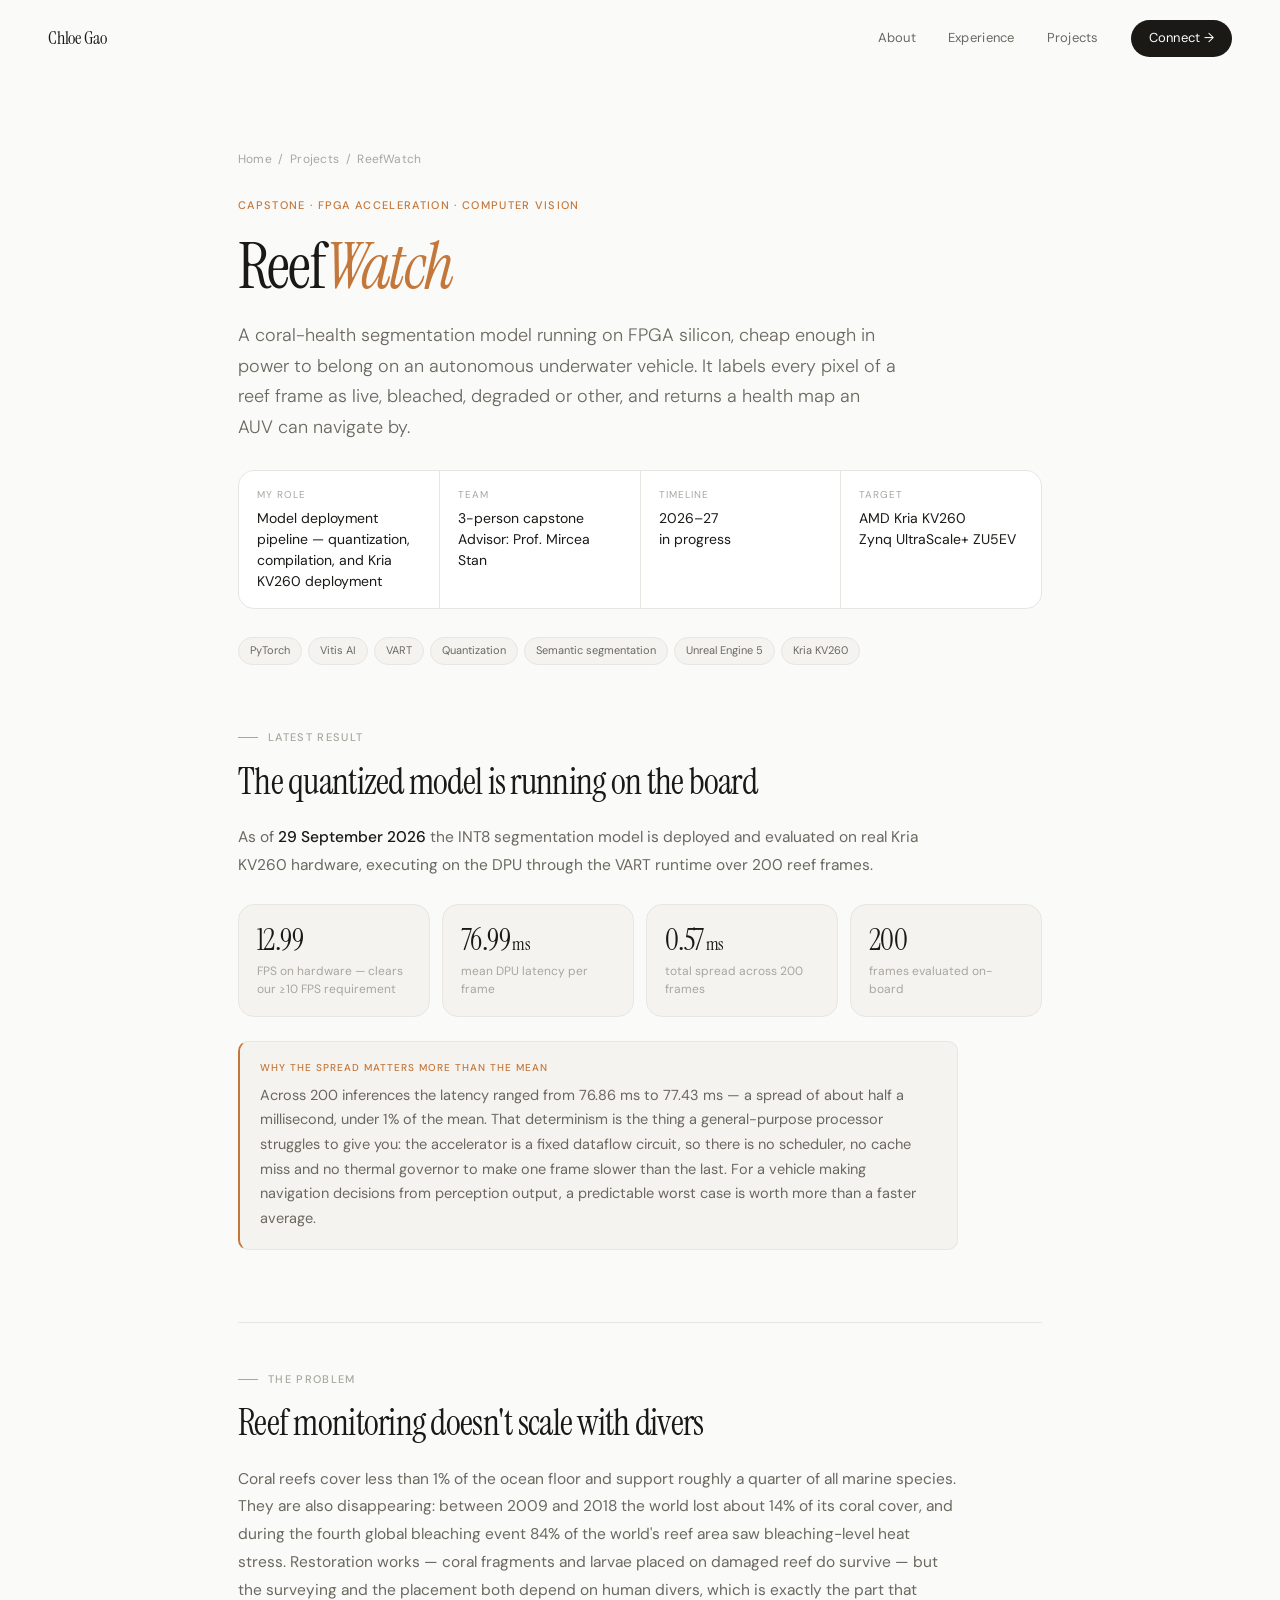
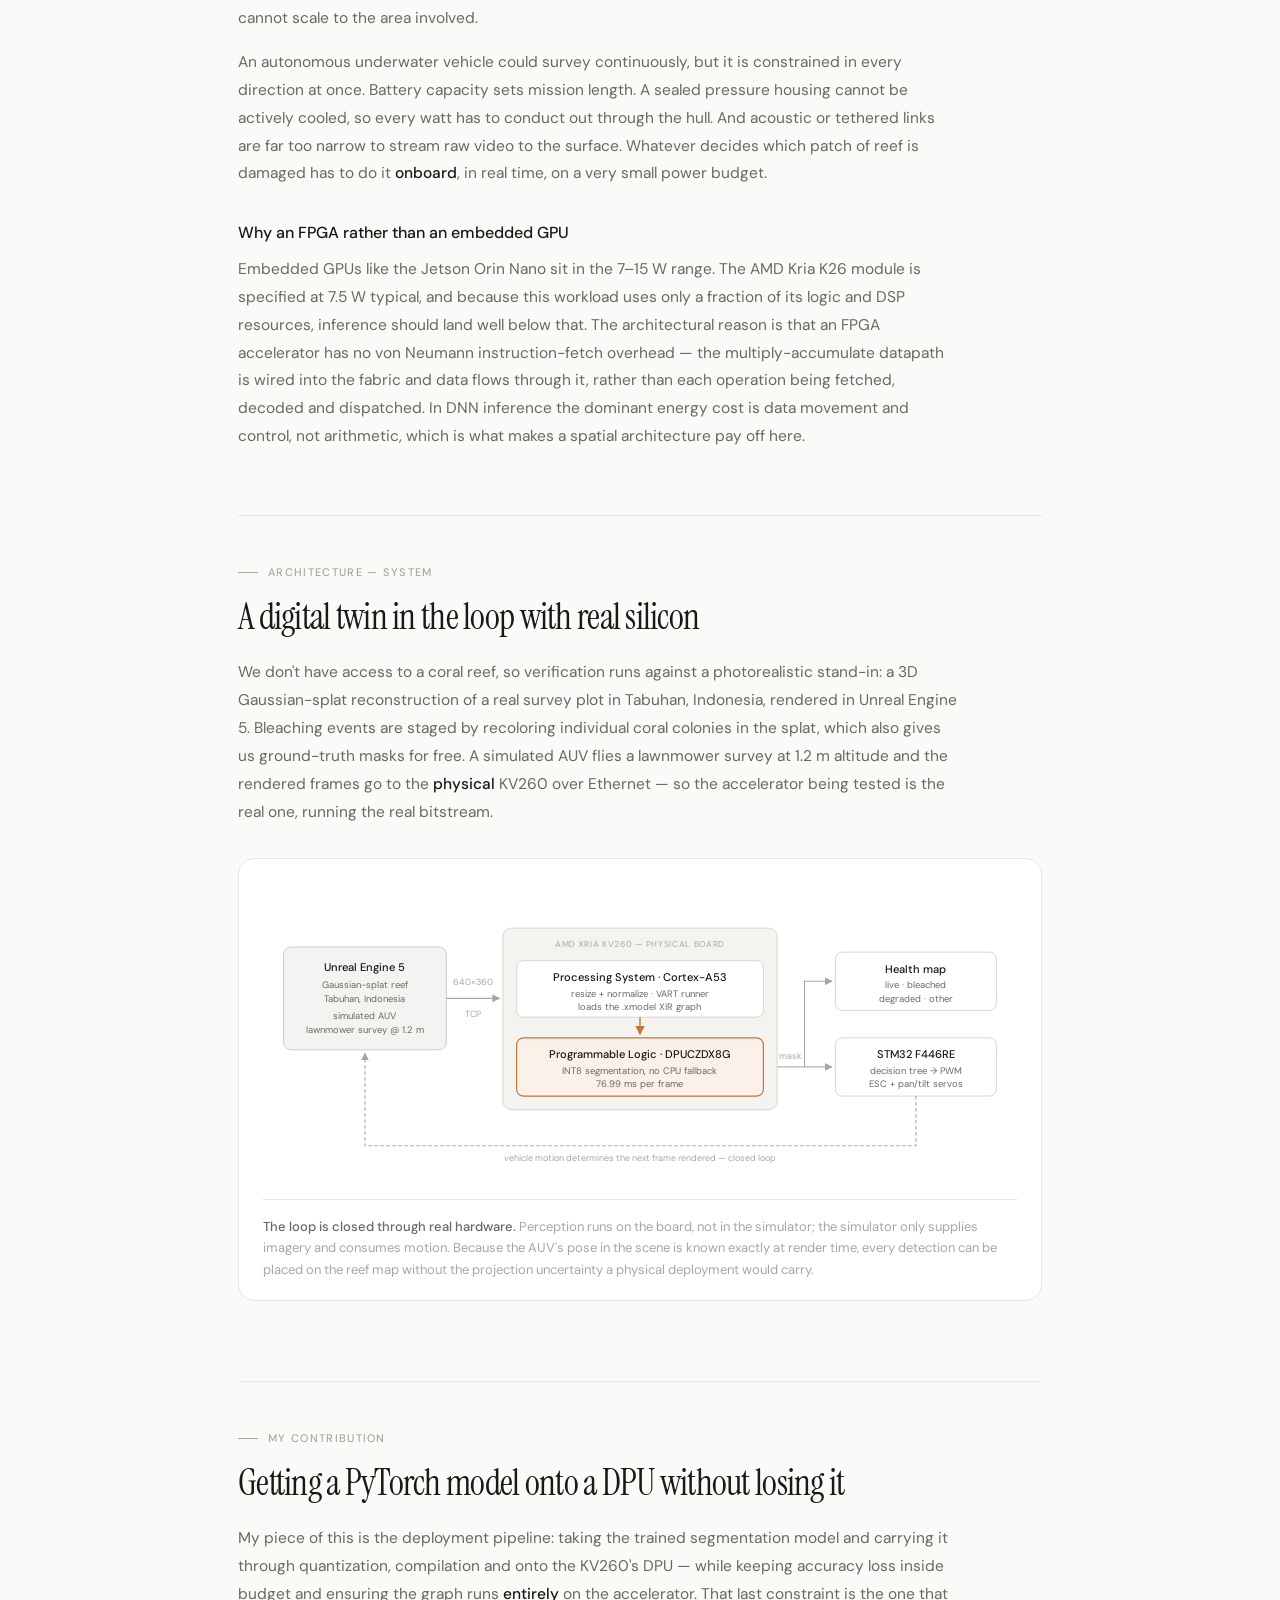
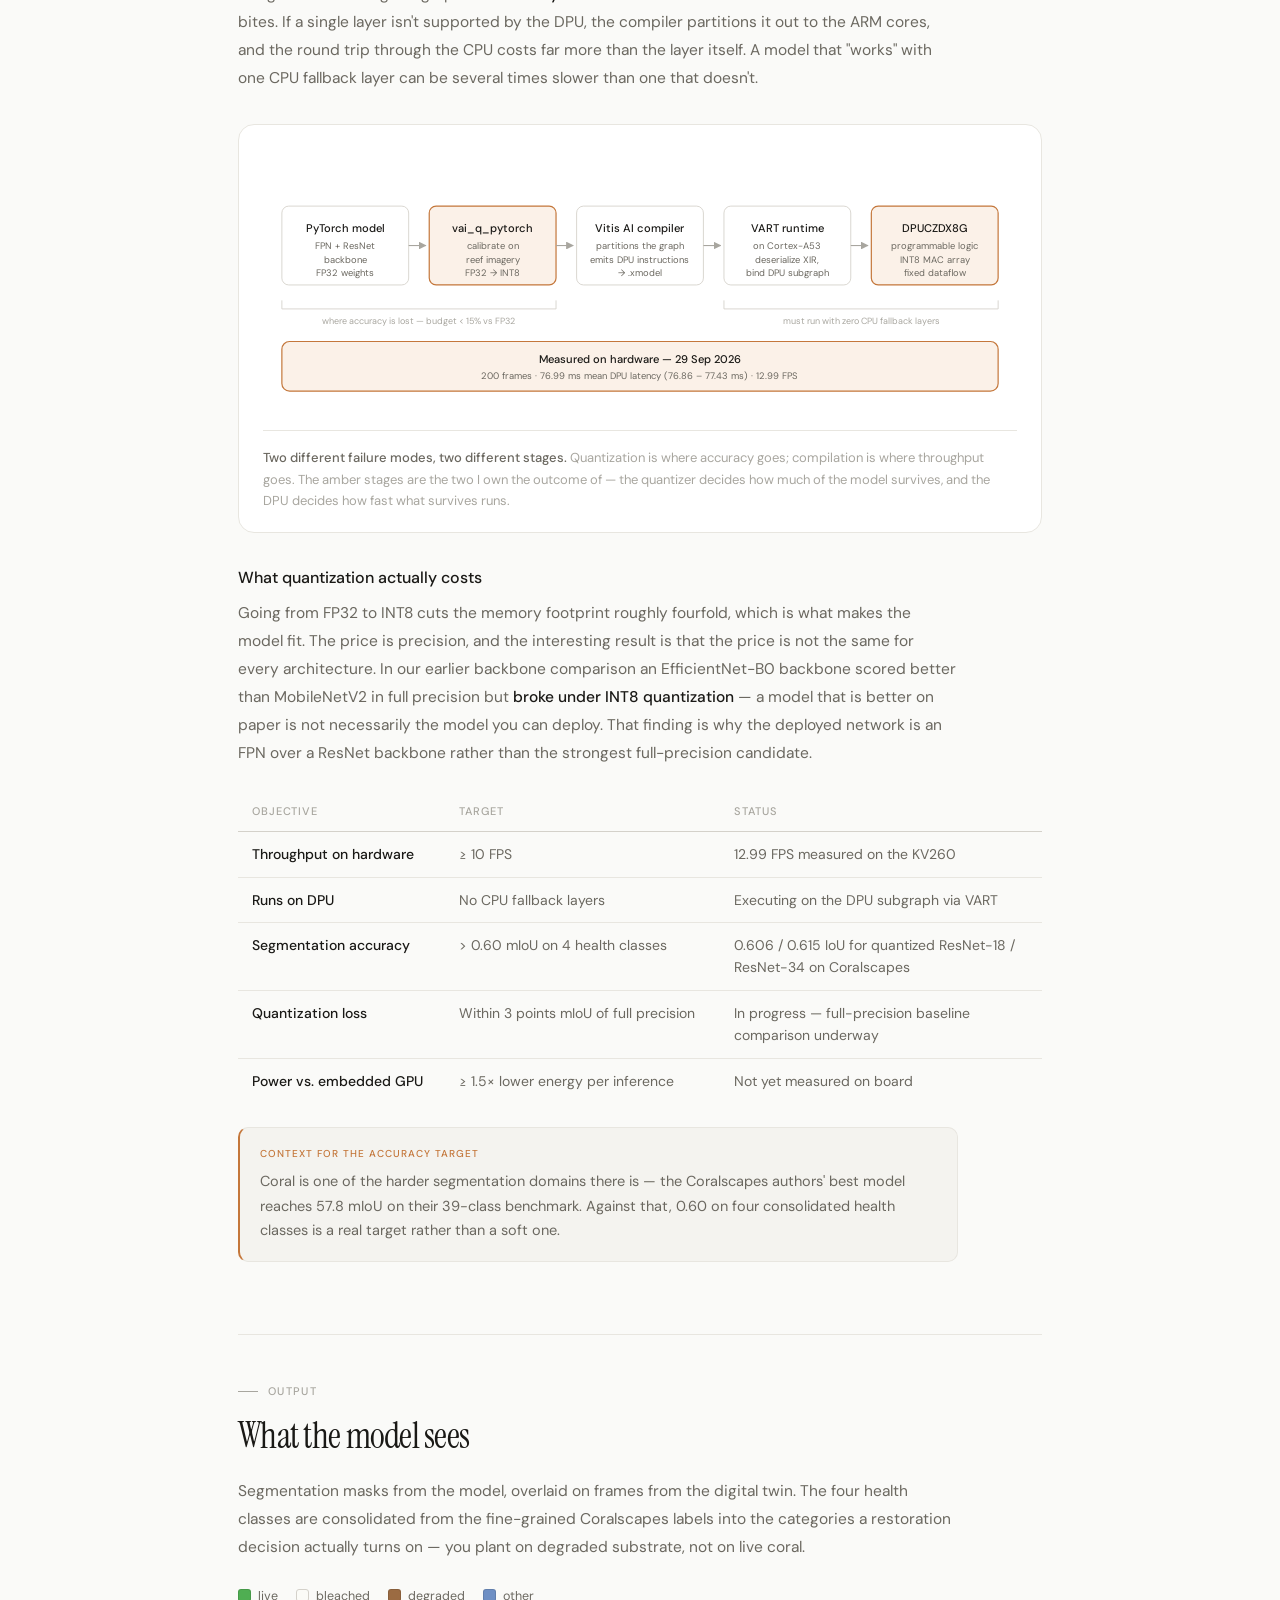
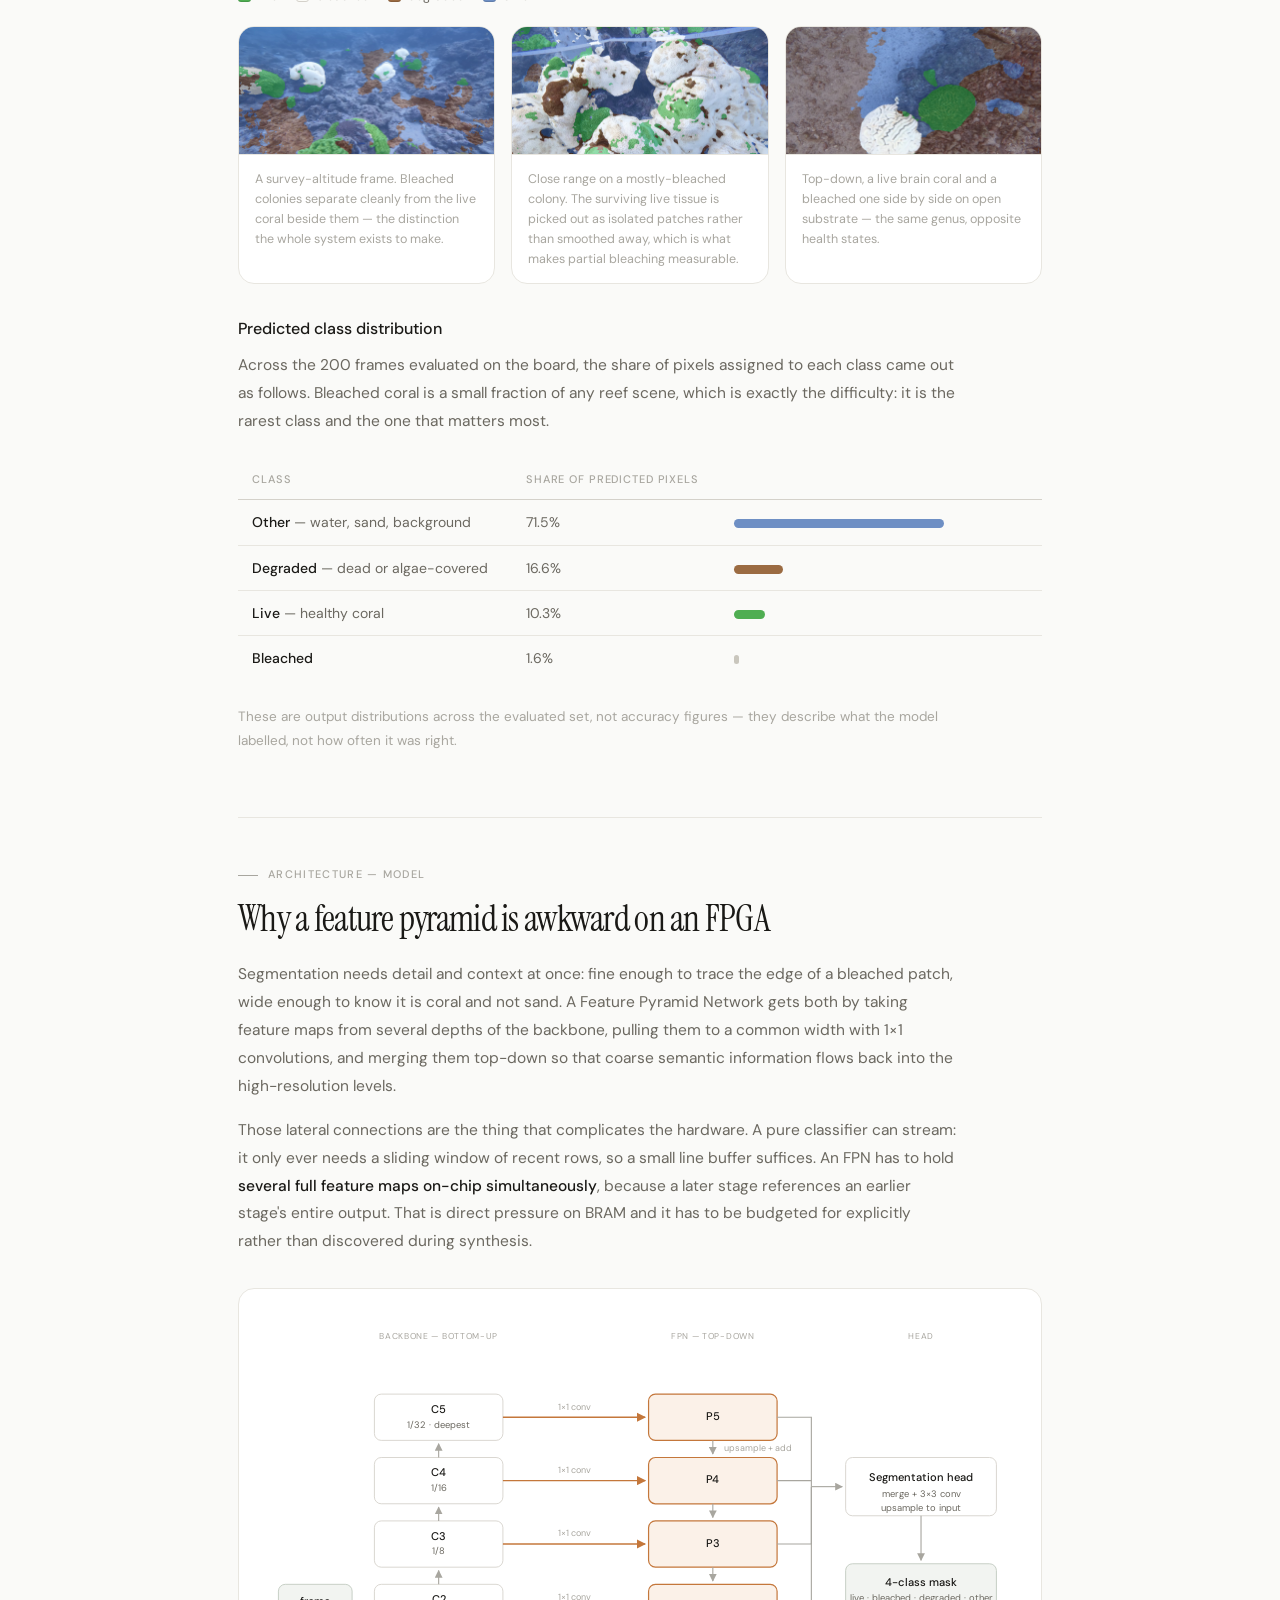
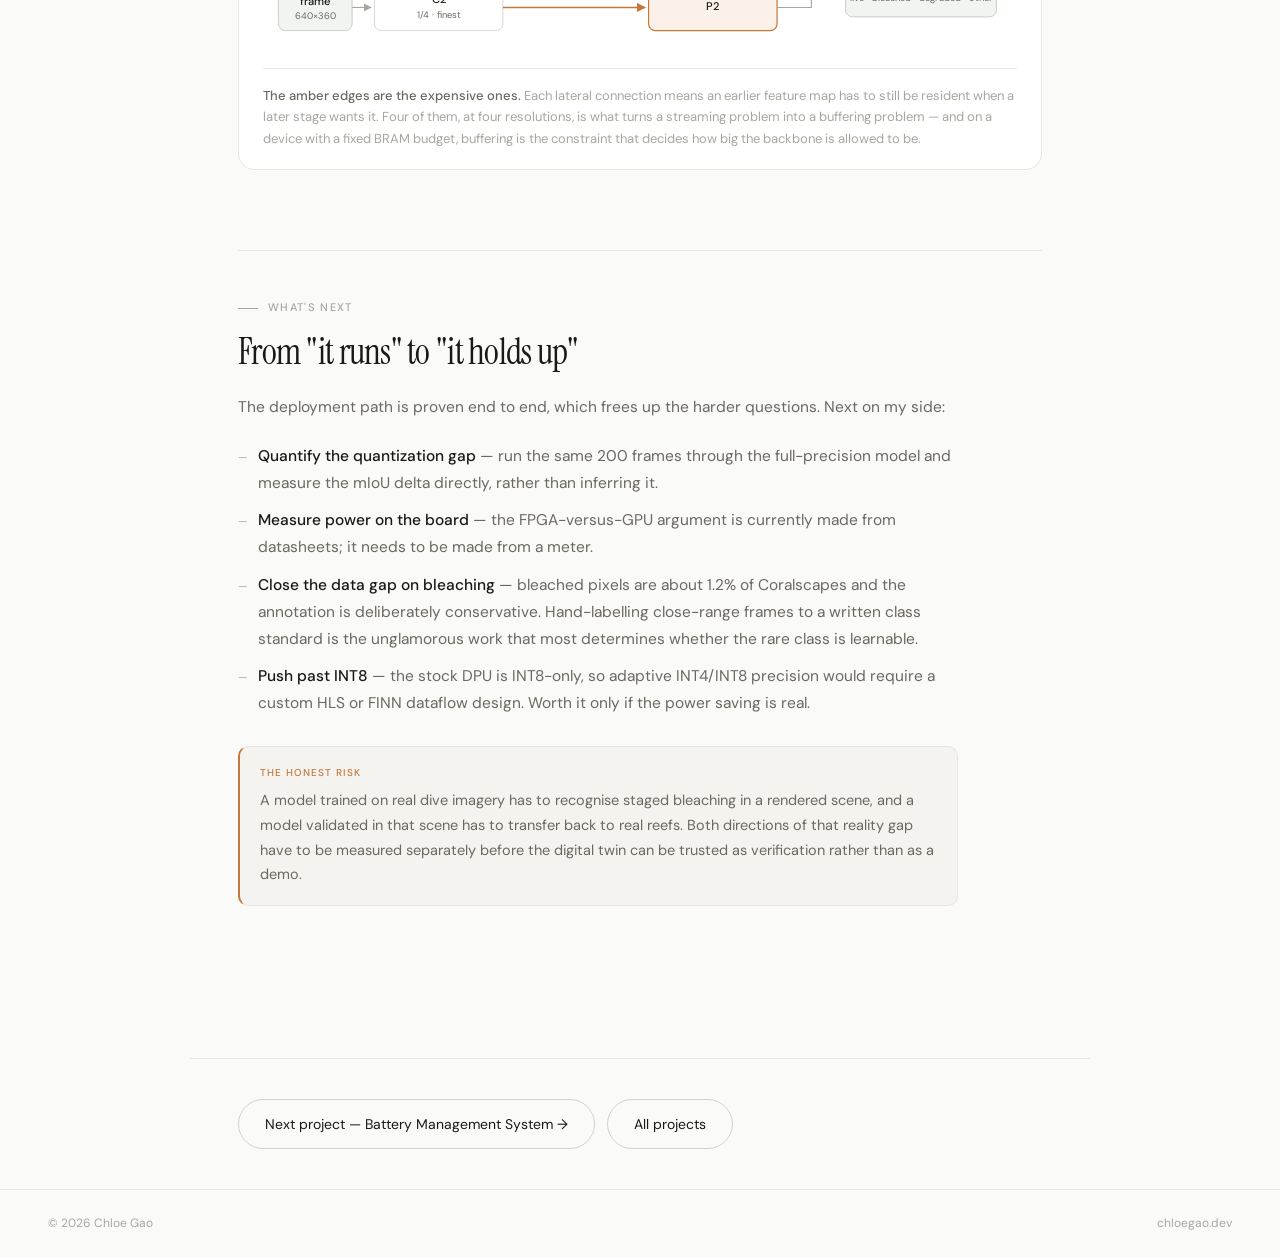
<file: projects/reefwatch.html>
<!DOCTYPE html>
<html lang="en">
<head>
<meta charset="UTF-8">
<meta name="viewport" content="width=device-width, initial-scale=1.0">
<title>ReefWatch — Chloe Gao</title>
<meta name="description" content="ReefWatch: an FPGA-accelerated coral-health segmentation pipeline on the AMD Kria KV260, verified against an Unreal Engine digital twin of a real reef.">
<link rel="preconnect" href="https://fonts.googleapis.com">
<link href="https://fonts.googleapis.com/css2?family=Instrument+Serif:ital@0;1&family=DM+Sans:ital,opsz,wght@0,9..40,300;0,9..40,400;0,9..40,500;1,9..40,300&display=swap" rel="stylesheet">
<link rel="stylesheet" href="../assets/css/project.css">
</head>
<body>

<nav id="nav">
  <a href="../index.html" class="nav-logo">Chloe Gao</a>
  <div class="nav-links">
    <a href="../index.html#about">About</a>
    <a href="../index.html#experience">Experience</a>
    <a href="../index.html#projects">Projects</a>
    <a href="https://www.linkedin.com/in/chloe-gao-84550a247/" target="_blank" class="nav-cta">Connect →</a>
  </div>
</nav>

<div class="proj-hero">
  <div class="breadcrumb"><a href="../index.html">Home</a> &nbsp;/&nbsp; <a href="../index.html#projects">Projects</a> &nbsp;/&nbsp; ReefWatch</div>
  <div class="proj-eyebrow">Capstone · FPGA Acceleration · Computer Vision</div>
  <h1 class="proj-title">Reef<em>Watch</em></h1>
  <p class="proj-lede">
    A coral-health segmentation model running on FPGA silicon, cheap enough in power to belong on
    an autonomous underwater vehicle. It labels every pixel of a reef frame as live, bleached,
    degraded or other, and returns a health map an AUV can navigate by.
  </p>

  <div class="proj-meta">
    <div class="meta-cell">
      <div class="meta-label">My role</div>
      <div class="meta-value">Model deployment pipeline — quantization, compilation, and Kria KV260 deployment</div>
    </div>
    <div class="meta-cell">
      <div class="meta-label">Team</div>
      <div class="meta-value">3-person capstone<br>Advisor: Prof. Mircea Stan</div>
    </div>
    <div class="meta-cell">
      <div class="meta-label">Timeline</div>
      <div class="meta-value">2026–27<br>in progress</div>
    </div>
    <div class="meta-cell">
      <div class="meta-label">Target</div>
      <div class="meta-value">AMD Kria KV260<br>Zynq UltraScale+ ZU5EV</div>
    </div>
  </div>

  <div class="proj-tech">
    <span class="tech-chip">PyTorch</span>
    <span class="tech-chip">Vitis AI</span>
    <span class="tech-chip">VART</span>
    <span class="tech-chip">Quantization</span>
    <span class="tech-chip">Semantic segmentation</span>
    <span class="tech-chip">Unreal Engine 5</span>
    <span class="tech-chip">Kria KV260</span>
  </div>
</div>

<div class="proj-body">

<!-- ============ RESULT UP FRONT ============ -->
<section class="proj-section fade-in" style="border-top:none;padding-top:8px">
  <div class="section-label">Latest result</div>
  <h2 class="proj-h2">The quantized model is running on the board</h2>
  <p>
    As of <strong>29 September 2026</strong> the INT8 segmentation model is deployed and evaluated
    on real Kria KV260 hardware, executing on the DPU through the VART runtime over 200 reef frames.
  </p>
  <div class="stat-row">
    <div class="stat"><div class="stat-num">12.99</div><div class="stat-label">FPS on hardware — clears our ≥10 FPS requirement</div></div>
    <div class="stat"><div class="stat-num">76.99<span style="font-size:18px"> ms</span></div><div class="stat-label">mean DPU latency per frame</div></div>
    <div class="stat"><div class="stat-num">0.57<span style="font-size:18px"> ms</span></div><div class="stat-label">total spread across 200 frames</div></div>
    <div class="stat"><div class="stat-num">200</div><div class="stat-label">frames evaluated on-board</div></div>
  </div>
  <div class="callout">
    <div class="callout-label">Why the spread matters more than the mean</div>
    <p>
      Across 200 inferences the latency ranged from 76.86 ms to 77.43 ms — a spread of about
      half a millisecond, under 1% of the mean. That determinism is the thing a general-purpose
      processor struggles to give you: the accelerator is a fixed dataflow circuit, so there is no
      scheduler, no cache miss and no thermal governor to make one frame slower than the last.
      For a vehicle making navigation decisions from perception output, a predictable worst case is
      worth more than a faster average.
    </p>
  </div>
</section>

<!-- ============ WHY ============ -->
<section class="proj-section fade-in">
  <div class="section-label">The problem</div>
  <h2 class="proj-h2">Reef monitoring doesn't scale with divers</h2>
  <p>
    Coral reefs cover less than 1% of the ocean floor and support roughly a quarter of all marine
    species. They are also disappearing: between 2009 and 2018 the world lost about 14% of its coral
    cover, and during the fourth global bleaching event 84% of the world's reef area saw
    bleaching-level heat stress. Restoration works — coral fragments and larvae placed on damaged
    reef do survive — but the surveying and the placement both depend on human divers, which is
    exactly the part that cannot scale to the area involved.
  </p>
  <p>
    An autonomous underwater vehicle could survey continuously, but it is constrained in every
    direction at once. Battery capacity sets mission length. A sealed pressure housing cannot be
    actively cooled, so every watt has to conduct out through the hull. And acoustic or tethered
    links are far too narrow to stream raw video to the surface. Whatever decides which patch of
    reef is damaged has to do it <strong>onboard</strong>, in real time, on a very small power
    budget.
  </p>

  <h3 class="proj-h3">Why an FPGA rather than an embedded GPU</h3>
  <p>
    Embedded GPUs like the Jetson Orin Nano sit in the 7–15 W range. The AMD Kria K26 module is
    specified at 7.5 W typical, and because this workload uses only a fraction of its logic and DSP
    resources, inference should land well below that. The architectural reason is that an FPGA
    accelerator has no von Neumann instruction-fetch overhead — the multiply-accumulate datapath is
    wired into the fabric and data flows through it, rather than each operation being fetched,
    decoded and dispatched. In DNN inference the dominant energy cost is data movement and control,
    not arithmetic, which is what makes a spatial architecture pay off here.
  </p>
</section>

<!-- ============ DIAGRAM 1 ============ -->
<section class="proj-section fade-in">
  <div class="section-label">Architecture — system</div>
  <h2 class="proj-h2">A digital twin in the loop with real silicon</h2>
  <p>
    We don't have access to a coral reef, so verification runs against a photorealistic stand-in:
    a 3D Gaussian-splat reconstruction of a real survey plot in Tabuhan, Indonesia, rendered in
    Unreal Engine 5. Bleaching events are staged by recoloring individual coral colonies in the
    splat, which also gives us ground-truth masks for free. A simulated AUV flies a lawnmower
    survey at 1.2 m altitude and the rendered frames go to the <strong>physical</strong> KV260 over
    Ethernet — so the accelerator being tested is the real one, running the real bitstream.
  </p>

  <figure>
    <div class="dgm-wrap"><svg class="dgm" viewBox="0 0 880 340" role="img" aria-label="An Unreal Engine digital twin renders reef frames from a simulated AUV camera and sends them over Ethernet to a physical Kria KV260. On the board, the ARM processing system preprocesses the frame and the programmable logic runs INT8 segmentation on the DPU. The resulting mask becomes a health map and feeds an STM32 decision tree that drives thrusters, whose motion determines the next frame rendered in the simulation.">
      <defs>
        <marker id="rw1" viewBox="0 0 10 10" refX="9" refY="5" markerWidth="7" markerHeight="7" orient="auto-start-reverse">
          <path d="M0,0 L10,5 L0,10 z" fill="#A8A69F"/>
        </marker>
        <marker id="rw1k" viewBox="0 0 10 10" refX="9" refY="5" markerWidth="7" markerHeight="7" orient="auto-start-reverse">
          <path d="M0,0 L10,5 L0,10 z" fill="#C4773B"/>
        </marker>
      </defs>

      <!-- Unreal -->
      <rect class="box-hw" x="24" y="70" width="190" height="120" rx="9"/>
      <text class="t-title" x="119" y="98" text-anchor="middle">Unreal Engine 5</text>
      <text class="t-sub" x="119" y="118" text-anchor="middle">Gaussian-splat reef</text>
      <text class="t-sub" x="119" y="134" text-anchor="middle">Tabuhan, Indonesia</text>
      <text class="t-sub" x="119" y="154" text-anchor="middle">simulated AUV</text>
      <text class="t-sub" x="119" y="170" text-anchor="middle">lawnmower survey @ 1.2 m</text>

      <line class="edge" x1="214" y1="130" x2="276" y2="130" marker-end="url(#rw1)"/>
      <text class="t-edge" x="245" y="114" text-anchor="middle">640×360</text>
      <text class="t-edge" x="245" y="152" text-anchor="middle">TCP</text>

      <!-- KV260 container -->
      <rect class="box-alt" x="280" y="48" width="320" height="212" rx="10"/>
      <text class="t-group" x="440" y="70" text-anchor="middle">AMD KRIA KV260 — PHYSICAL BOARD</text>

      <rect class="box" x="296" y="86" width="288" height="66" rx="8"/>
      <text class="t-title" x="440" y="110" text-anchor="middle">Processing System · Cortex-A53</text>
      <text class="t-sub" x="440" y="128" text-anchor="middle">resize + normalize · VART runner</text>
      <text class="t-sub" x="440" y="144" text-anchor="middle">loads the .xmodel XIR graph</text>

      <line class="edge-key" x1="440" y1="152" x2="440" y2="172" marker-end="url(#rw1k)"/>

      <rect class="box-key" x="296" y="176" width="288" height="68" rx="8"/>
      <text class="t-title" x="440" y="200" text-anchor="middle">Programmable Logic · DPUCZDX8G</text>
      <text class="t-sub" x="440" y="218" text-anchor="middle">INT8 segmentation, no CPU fallback</text>
      <text class="t-sub" x="440" y="234" text-anchor="middle">76.99 ms per frame</text>

      <!-- outputs -->
      <path class="edge" d="M600,210 H632"/>
      <path class="edge" d="M632,210 V110 H664" marker-end="url(#rw1)"/>
      <path class="edge" d="M632,210 H664" marker-end="url(#rw1)"/>
      <text class="t-edge" x="616" y="201" text-anchor="middle">mask</text>

      <rect class="box" x="668" y="76" width="188" height="68" rx="8"/>
      <text class="t-title" x="762" y="100" text-anchor="middle">Health map</text>
      <text class="t-sub" x="762" y="118" text-anchor="middle">live · bleached</text>
      <text class="t-sub" x="762" y="134" text-anchor="middle">degraded · other</text>

      <rect class="box" x="668" y="176" width="188" height="68" rx="8"/>
      <text class="t-title" x="762" y="200" text-anchor="middle">STM32 F446RE</text>
      <text class="t-sub" x="762" y="218" text-anchor="middle">decision tree → PWM</text>
      <text class="t-sub" x="762" y="234" text-anchor="middle">ESC + pan/tilt servos</text>

      <!-- closed loop -->
      <path class="edge-dash" d="M762,244 V302 H119 V194" marker-end="url(#rw1)"/>
      <text class="t-edge" x="440" y="320" text-anchor="middle">vehicle motion determines the next frame rendered — closed loop</text>
    </svg></div>
    <figcaption>
      <strong>The loop is closed through real hardware.</strong> Perception runs on the board, not
      in the simulator; the simulator only supplies imagery and consumes motion. Because the AUV's
      pose in the scene is known exactly at render time, every detection can be placed on the reef
      map without the projection uncertainty a physical deployment would carry.
    </figcaption>
  </figure>
</section>

<!-- ============ DIAGRAM 2 — MY PART ============ -->
<section class="proj-section fade-in">
  <div class="section-label">My contribution</div>
  <h2 class="proj-h2">Getting a PyTorch model onto a DPU without losing it</h2>
  <p>
    My piece of this is the deployment pipeline: taking the trained segmentation model and carrying
    it through quantization, compilation and onto the KV260's DPU — while keeping accuracy loss
    inside budget and ensuring the graph runs <strong>entirely</strong> on the accelerator. That
    last constraint is the one that bites. If a single layer isn't supported by the DPU, the
    compiler partitions it out to the ARM cores, and the round trip through the CPU costs far more
    than the layer itself. A model that "works" with one CPU fallback layer can be several times
    slower than one that doesn't.
  </p>

  <figure>
    <div class="dgm-wrap"><svg class="dgm" viewBox="0 0 880 300" role="img" aria-label="A five stage deployment pipeline: a PyTorch FP32 model is quantized to INT8 by vai_q_pytorch, compiled by the Vitis AI compiler into an xmodel XIR graph, loaded by the VART runtime on the ARM cores, and executed on the DPUCZDX8G in programmable logic. Accuracy loss is budgeted at the quantization stage; the final two stages must run with no CPU fallback. Measured on hardware: 200 images, 76.99 millisecond mean latency, 12.99 frames per second.">
      <defs>
        <marker id="rw2" viewBox="0 0 10 10" refX="9" refY="5" markerWidth="7" markerHeight="7" orient="auto-start-reverse">
          <path d="M0,0 L10,5 L0,10 z" fill="#A8A69F"/>
        </marker>
      </defs>

      <rect class="box" x="22" y="62" width="148" height="92" rx="8"/>
      <text class="t-title" x="96" y="92" text-anchor="middle">PyTorch model</text>
      <text class="t-sub" x="96" y="112" text-anchor="middle">FPN + ResNet</text>
      <text class="t-sub" x="96" y="128" text-anchor="middle">backbone</text>
      <text class="t-sub" x="96" y="144" text-anchor="middle">FP32 weights</text>

      <line class="edge" x1="170" y1="108" x2="190" y2="108" marker-end="url(#rw2)"/>

      <rect class="box-key" x="194" y="62" width="148" height="92" rx="8"/>
      <text class="t-title" x="268" y="92" text-anchor="middle">vai_q_pytorch</text>
      <text class="t-sub" x="268" y="112" text-anchor="middle">calibrate on</text>
      <text class="t-sub" x="268" y="128" text-anchor="middle">reef imagery</text>
      <text class="t-sub" x="268" y="144" text-anchor="middle">FP32 → INT8</text>

      <line class="edge" x1="342" y1="108" x2="362" y2="108" marker-end="url(#rw2)"/>

      <rect class="box" x="366" y="62" width="148" height="92" rx="8"/>
      <text class="t-title" x="440" y="92" text-anchor="middle">Vitis AI compiler</text>
      <text class="t-sub" x="440" y="112" text-anchor="middle">partitions the graph</text>
      <text class="t-sub" x="440" y="128" text-anchor="middle">emits DPU instructions</text>
      <text class="t-sub" x="440" y="144" text-anchor="middle">→ .xmodel</text>

      <line class="edge" x1="514" y1="108" x2="534" y2="108" marker-end="url(#rw2)"/>

      <rect class="box" x="538" y="62" width="148" height="92" rx="8"/>
      <text class="t-title" x="612" y="92" text-anchor="middle">VART runtime</text>
      <text class="t-sub" x="612" y="112" text-anchor="middle">on Cortex-A53</text>
      <text class="t-sub" x="612" y="128" text-anchor="middle">deserialize XIR,</text>
      <text class="t-sub" x="612" y="144" text-anchor="middle">bind DPU subgraph</text>

      <line class="edge" x1="686" y1="108" x2="706" y2="108" marker-end="url(#rw2)"/>

      <rect class="box-key" x="710" y="62" width="148" height="92" rx="8"/>
      <text class="t-title" x="784" y="92" text-anchor="middle">DPUCZDX8G</text>
      <text class="t-sub" x="784" y="112" text-anchor="middle">programmable logic</text>
      <text class="t-sub" x="784" y="128" text-anchor="middle">INT8 MAC array</text>
      <text class="t-sub" x="784" y="144" text-anchor="middle">fixed dataflow</text>

      <!-- brackets -->
      <path class="rule" d="M22,172 V182 H342 V172"/>
      <text class="t-edge" x="182" y="200" text-anchor="middle">where accuracy is lost — budget &lt; 15% vs FP32</text>

      <path class="rule" d="M538,172 V182 H858 V172"/>
      <text class="t-edge" x="698" y="200" text-anchor="middle">must run with zero CPU fallback layers</text>

      <!-- measured -->
      <rect class="box-key" x="22" y="220" width="836" height="58" rx="9"/>
      <text class="t-title" x="440" y="245" text-anchor="middle">Measured on hardware — 29 Sep 2026</text>
      <text class="t-sub" x="440" y="264" text-anchor="middle">200 frames · 76.99 ms mean DPU latency (76.86 – 77.43 ms) · 12.99 FPS</text>
    </svg></div>
    <figcaption>
      <strong>Two different failure modes, two different stages.</strong> Quantization is where
      accuracy goes; compilation is where throughput goes. The amber stages are the two I own the
      outcome of — the quantizer decides how much of the model survives, and the DPU decides how
      fast what survives runs.
    </figcaption>
  </figure>

  <h3 class="proj-h3">What quantization actually costs</h3>
  <p>
    Going from FP32 to INT8 cuts the memory footprint roughly fourfold, which is what makes the
    model fit. The price is precision, and the interesting result is that the price is not the same
    for every architecture. In our earlier backbone comparison an EfficientNet-B0 backbone scored
    better than MobileNetV2 in full precision but <strong>broke under INT8 quantization</strong> —
    a model that is better on paper is not necessarily the model you can deploy. That finding is
    why the deployed network is an FPN over a ResNet backbone rather than the strongest
    full-precision candidate.
  </p>

  <div class="table-wrap">
    <table>
      <thead>
        <tr><th>Objective</th><th>Target</th><th>Status</th></tr>
      </thead>
      <tbody>
        <tr><td><strong>Throughput on hardware</strong></td><td>≥ 10 FPS</td><td>12.99 FPS measured on the KV260</td></tr>
        <tr><td><strong>Runs on DPU</strong></td><td>No CPU fallback layers</td><td>Executing on the DPU subgraph via VART</td></tr>
        <tr><td><strong>Segmentation accuracy</strong></td><td>&gt; 0.60 mIoU on 4 health classes</td><td>0.606 / 0.615 IoU for quantized ResNet-18 / ResNet-34 on Coralscapes</td></tr>
        <tr><td><strong>Quantization loss</strong></td><td>Within 3 points mIoU of full precision</td><td>In progress — full-precision baseline comparison underway</td></tr>
        <tr><td><strong>Power vs. embedded GPU</strong></td><td>≥ 1.5× lower energy per inference</td><td>Not yet measured on board</td></tr>
      </tbody>
    </table>
  </div>

  <div class="callout">
    <div class="callout-label">Context for the accuracy target</div>
    <p>
      Coral is one of the harder segmentation domains there is — the Coralscapes authors' best model
      reaches 57.8 mIoU on their 39-class benchmark. Against that, 0.60 on four consolidated health
      classes is a real target rather than a soft one.
    </p>
  </div>
</section>

<!-- ============ OUTPUT GALLERY ============ -->
<section class="proj-section fade-in">
  <div class="section-label">Output</div>
  <h2 class="proj-h2">What the model sees</h2>
  <p>
    Segmentation masks from the model, overlaid on frames from the digital twin. The four health
    classes are consolidated from the fine-grained Coralscapes labels into the categories a
    restoration decision actually turns on — you plant on degraded substrate, not on live coral.
  </p>

  <div class="legend">
    <span class="legend-item"><span class="swatch" style="background:#4FAE52"></span>live</span>
    <span class="legend-item"><span class="swatch" style="background:#FBFBF7;border-color:#D4D1CA"></span>bleached</span>
    <span class="legend-item"><span class="swatch" style="background:#9B6B42"></span>degraded</span>
    <span class="legend-item"><span class="swatch" style="background:#6E8FC4"></span>other</span>
  </div>

  <div class="gallery">
    <figure class="shot">
      <img src="../images/reefwatch/seg-reef-wide.jpg" alt="Segmentation overlay on a wide reef scene: green live coral, white bleached colonies, brown degraded substrate, blue background." loading="lazy">
      <figcaption>A survey-altitude frame. Bleached colonies separate cleanly from the live coral beside them — the distinction the whole system exists to make.</figcaption>
    </figure>
    <figure class="shot">
      <img src="../images/reefwatch/seg-bleached-closeup.jpg" alt="Close-up segmentation overlay of a largely bleached coral colony with scattered patches of live tissue." loading="lazy">
      <figcaption>Close range on a mostly-bleached colony. The surviving live tissue is picked out as isolated patches rather than smoothed away, which is what makes partial bleaching measurable.</figcaption>
    </figure>
    <figure class="shot">
      <img src="../images/reefwatch/seg-brain-coral.jpg" alt="Top-down segmentation overlay showing a live green brain coral beside a bleached white colony on sandy substrate." loading="lazy">
      <figcaption>Top-down, a live brain coral and a bleached one side by side on open substrate — the same genus, opposite health states.</figcaption>
    </figure>
  </div>

  <h3 class="proj-h3">Predicted class distribution</h3>
  <p>
    Across the 200 frames evaluated on the board, the share of pixels assigned to each class came
    out as follows. Bleached coral is a small fraction of any reef scene, which is exactly the
    difficulty: it is the rarest class and the one that matters most.
  </p>
  <div class="table-wrap">
    <table>
      <thead><tr><th>Class</th><th>Share of predicted pixels</th><th></th></tr></thead>
      <tbody>
        <tr><td><strong>Other</strong> — water, sand, background</td><td>71.5%</td><td><span class="bar" style="width:71.5%;background:#6E8FC4"></span></td></tr>
        <tr><td><strong>Degraded</strong> — dead or algae-covered</td><td>16.6%</td><td><span class="bar" style="width:16.6%;background:#9B6B42"></span></td></tr>
        <tr><td><strong>Live</strong> — healthy coral</td><td>10.3%</td><td><span class="bar" style="width:10.3%;background:#4FAE52"></span></td></tr>
        <tr><td><strong>Bleached</strong></td><td>1.6%</td><td><span class="bar" style="width:1.6%;background:#C9C6BD"></span></td></tr>
      </tbody>
    </table>
  </div>
  <p style="font-size:13.5px;color:var(--text3)">
    These are output distributions across the evaluated set, not accuracy figures — they describe
    what the model labelled, not how often it was right.
  </p>
</section>

<!-- ============ DIAGRAM 3 ============ -->
<section class="proj-section fade-in">
  <div class="section-label">Architecture — model</div>
  <h2 class="proj-h2">Why a feature pyramid is awkward on an FPGA</h2>
  <p>
    Segmentation needs detail and context at once: fine enough to trace the edge of a bleached
    patch, wide enough to know it is coral and not sand. A Feature Pyramid Network gets both by
    taking feature maps from several depths of the backbone, pulling them to a common width with
    1×1 convolutions, and merging them top-down so that coarse semantic information flows back into
    the high-resolution levels.
  </p>
  <p>
    Those lateral connections are the thing that complicates the hardware. A pure classifier can
    stream: it only ever needs a sliding window of recent rows, so a small line buffer suffices.
    An FPN has to hold <strong>several full feature maps on-chip simultaneously</strong>, because a
    later stage references an earlier stage's entire output. That is direct pressure on BRAM and it
    has to be budgeted for explicitly rather than discovered during synthesis.
  </p>

  <figure>
    <div class="dgm-wrap"><svg class="dgm" viewBox="0 0 880 386" role="img" aria-label="A bottom-up backbone produces four feature maps at one quarter, one eighth, one sixteenth and one thirty-second resolution. Each is pulled to a common channel width by a one-by-one lateral convolution into the corresponding pyramid level. The pyramid merges top-down by upsampling and adding, then all four levels feed a segmentation head that outputs a four-class mask.">
      <defs>
        <marker id="rw3" viewBox="0 0 10 10" refX="9" refY="5" markerWidth="7" markerHeight="7" orient="auto-start-reverse">
          <path d="M0,0 L10,5 L0,10 z" fill="#A8A69F"/>
        </marker>
        <marker id="rw3k" viewBox="0 0 10 10" refX="9" refY="5" markerWidth="7" markerHeight="7" orient="auto-start-reverse">
          <path d="M0,0 L10,5 L0,10 z" fill="#C4773B"/>
        </marker>
      </defs>

      <text class="t-group" x="205" y="26" text-anchor="middle">BACKBONE — BOTTOM-UP</text>
      <text class="t-group" x="525" y="26" text-anchor="middle">FPN — TOP-DOWN</text>
      <text class="t-group" x="768" y="26" text-anchor="middle">HEAD</text>

      <!-- input -->
      <rect class="box-hw" x="18" y="312" width="86" height="54" rx="8"/>
      <text class="t-title" x="61" y="336" text-anchor="middle">frame</text>
      <text class="t-sub" x="61" y="353" text-anchor="middle">640×360</text>
      <line class="edge" x1="104" y1="339" x2="126" y2="339" marker-end="url(#rw3)"/>

      <!-- backbone stages -->
      <rect class="box" x="130" y="90" width="150" height="54" rx="8"/>
      <text class="t-title" x="205" y="112" text-anchor="middle">C5</text>
      <text class="t-sub" x="205" y="129" text-anchor="middle">1/32 · deepest</text>

      <rect class="box" x="130" y="164" width="150" height="54" rx="8"/>
      <text class="t-title" x="205" y="186" text-anchor="middle">C4</text>
      <text class="t-sub" x="205" y="203" text-anchor="middle">1/16</text>

      <rect class="box" x="130" y="238" width="150" height="54" rx="8"/>
      <text class="t-title" x="205" y="260" text-anchor="middle">C3</text>
      <text class="t-sub" x="205" y="277" text-anchor="middle">1/8</text>

      <rect class="box" x="130" y="312" width="150" height="54" rx="8"/>
      <text class="t-title" x="205" y="334" text-anchor="middle">C2</text>
      <text class="t-sub" x="205" y="351" text-anchor="middle">1/4 · finest</text>

      <line class="edge" x1="205" y1="312" x2="205" y2="296" marker-end="url(#rw3)"/>
      <line class="edge" x1="205" y1="238" x2="205" y2="222" marker-end="url(#rw3)"/>
      <line class="edge" x1="205" y1="164" x2="205" y2="148" marker-end="url(#rw3)"/>

      <!-- laterals -->
      <line class="edge-key" x1="280" y1="117" x2="446" y2="117" marker-end="url(#rw3k)"/>
      <text class="t-edge" x="363" y="108" text-anchor="middle" fill="#C4773B">1×1 conv</text>
      <line class="edge-key" x1="280" y1="191" x2="446" y2="191" marker-end="url(#rw3k)"/>
      <text class="t-edge" x="363" y="182" text-anchor="middle" fill="#C4773B">1×1 conv</text>
      <line class="edge-key" x1="280" y1="265" x2="446" y2="265" marker-end="url(#rw3k)"/>
      <text class="t-edge" x="363" y="256" text-anchor="middle" fill="#C4773B">1×1 conv</text>
      <line class="edge-key" x1="280" y1="339" x2="446" y2="339" marker-end="url(#rw3k)"/>
      <text class="t-edge" x="363" y="330" text-anchor="middle" fill="#C4773B">1×1 conv</text>

      <!-- fpn levels -->
      <rect class="box-key" x="450" y="90" width="150" height="54" rx="8"/>
      <text class="t-title" x="525" y="120" text-anchor="middle">P5</text>
      <rect class="box-key" x="450" y="164" width="150" height="54" rx="8"/>
      <text class="t-title" x="525" y="194" text-anchor="middle">P4</text>
      <rect class="box-key" x="450" y="238" width="150" height="54" rx="8"/>
      <text class="t-title" x="525" y="268" text-anchor="middle">P3</text>
      <rect class="box-key" x="450" y="312" width="150" height="54" rx="8"/>
      <text class="t-title" x="525" y="342" text-anchor="middle">P2</text>

      <line class="edge" x1="525" y1="144" x2="525" y2="160" marker-end="url(#rw3)"/>
      <line class="edge" x1="525" y1="218" x2="525" y2="234" marker-end="url(#rw3)"/>
      <line class="edge" x1="525" y1="292" x2="525" y2="308" marker-end="url(#rw3)"/>
      <text class="t-edge" x="538" y="156" text-anchor="start">upsample + add</text>

      <!-- to head -->
      <path class="edge" d="M600,117 H640 V198"/>
      <path class="edge" d="M600,191 H640"/>
      <path class="edge" d="M600,265 H640 V198"/>
      <path class="edge" d="M600,339 H640 V198"/>
      <line class="edge" x1="640" y1="198" x2="676" y2="198" marker-end="url(#rw3)"/>

      <rect class="box" x="680" y="164" width="176" height="68" rx="8"/>
      <text class="t-title" x="768" y="192" text-anchor="middle">Segmentation head</text>
      <text class="t-sub" x="768" y="210" text-anchor="middle">merge + 3×3 conv</text>
      <text class="t-sub" x="768" y="226" text-anchor="middle">upsample to input</text>

      <line class="edge" x1="768" y1="232" x2="768" y2="284" marker-end="url(#rw3)"/>

      <rect class="box-hw" x="680" y="288" width="176" height="62" rx="8"/>
      <text class="t-title" x="768" y="314" text-anchor="middle">4-class mask</text>
      <text class="t-sub" x="768" y="332" text-anchor="middle">live · bleached · degraded · other</text>
    </svg></div>
    <figcaption>
      <strong>The amber edges are the expensive ones.</strong> Each lateral connection means an
      earlier feature map has to still be resident when a later stage wants it. Four of them, at
      four resolutions, is what turns a streaming problem into a buffering problem — and on a
      device with a fixed BRAM budget, buffering is the constraint that decides how big the
      backbone is allowed to be.
    </figcaption>
  </figure>
</section>

<!-- ============ NEXT ============ -->
<section class="proj-section fade-in">
  <div class="section-label">What's next</div>
  <h2 class="proj-h2">From "it runs" to "it holds up"</h2>
  <p>
    The deployment path is proven end to end, which frees up the harder questions. Next on my side:
  </p>
  <ul>
    <li><strong>Quantify the quantization gap</strong> — run the same 200 frames through the full-precision model and measure the mIoU delta directly, rather than inferring it.</li>
    <li><strong>Measure power on the board</strong> — the FPGA-versus-GPU argument is currently made from datasheets; it needs to be made from a meter.</li>
    <li><strong>Close the data gap on bleaching</strong> — bleached pixels are about 1.2% of Coralscapes and the annotation is deliberately conservative. Hand-labelling close-range frames to a written class standard is the unglamorous work that most determines whether the rare class is learnable.</li>
    <li><strong>Push past INT8</strong> — the stock DPU is INT8-only, so adaptive INT4/INT8 precision would require a custom HLS or FINN dataflow design. Worth it only if the power saving is real.</li>
  </ul>
  <div class="callout">
    <div class="callout-label">The honest risk</div>
    <p>
      A model trained on real dive imagery has to recognise staged bleaching in a rendered scene,
      and a model validated in that scene has to transfer back to real reefs. Both directions of
      that reality gap have to be measured separately before the digital twin can be trusted as
      verification rather than as a demo.
    </p>
  </div>
</section>

</div>

<div class="proj-next">
  <a href="bms.html" class="btn-secondary">Next project — Battery Management System →</a>
  <a href="../index.html#projects" class="btn-secondary">All projects</a>
</div>

<footer>
  <span>© 2026 Chloe Gao</span>
  <span>chloegao.dev</span>
</footer>

<script>
window.addEventListener('scroll',()=>{
  document.getElementById('nav').classList.toggle('scrolled',window.scrollY>40);
});
const observer=new IntersectionObserver((entries)=>{
  entries.forEach(e=>{if(e.isIntersecting){e.target.classList.add('visible');}});
},{threshold:0.05});
document.querySelectorAll('.fade-in').forEach(el=>observer.observe(el));
</script>
</body>
</html>
</file>
<file: assets/css/project.css>
/* Shared styles for project deep-dive pages.
   Design tokens mirror index.html. */

*{box-sizing:border-box;margin:0;padding:0}
:root{
  --bg:#FAFAF8;
  --surface:#FFFFFF;
  --surface2:#F4F3EF;
  --border:#E8E6E0;
  --border2:#D4D1CA;
  --text:#1A1916;
  --text2:#6B6860;
  --text3:#A8A69F;
  --accent:#1A1916;
  --accent-warm:#C4773B;
  --green:#2D6A4F;
  --radius:10px;
  --radius-lg:16px;
  --radius-xl:24px;
}
html{scroll-behavior:smooth}
body{
  font-family:'DM Sans',sans-serif;
  background:var(--bg);
  color:var(--text);
  font-size:15px;
  line-height:1.6;
  min-height:100vh;
}

/* NAV */
nav{
  position:fixed;top:0;left:0;right:0;z-index:100;
  display:flex;align-items:center;justify-content:space-between;
  padding:20px 48px;
  background:rgba(250,250,248,0.85);
  backdrop-filter:blur(12px);
  border-bottom:1px solid transparent;
  transition:border-color 0.3s;
}
nav.scrolled{border-bottom-color:var(--border)}
.nav-logo{
  font-family:'Instrument Serif',serif;
  font-size:18px;color:var(--text);text-decoration:none;
  letter-spacing:-0.01em;
}
.nav-links{display:flex;gap:32px;align-items:center}
.nav-links a{
  font-size:13px;color:var(--text2);text-decoration:none;
  letter-spacing:0.02em;transition:color 0.2s;
}
.nav-links a:hover{color:var(--text)}
.nav-cta{
  background:var(--text);color:#fff!important;
  padding:8px 18px;border-radius:99px;
  font-size:13px!important;transition:opacity 0.2s!important;
}
.nav-cta:hover{opacity:0.8!important}

/* PAGE HEADER */
.proj-hero{
  max-width:900px;margin:0 auto;
  padding:150px 48px 56px;
}
.breadcrumb{
  font-size:12px;color:var(--text3);margin-bottom:28px;
  letter-spacing:0.02em;
}
.breadcrumb a{color:var(--text3);text-decoration:none;transition:color 0.2s}
.breadcrumb a:hover{color:var(--text)}
.proj-eyebrow{
  font-size:11px;font-weight:500;color:var(--accent-warm);
  letter-spacing:0.12em;text-transform:uppercase;margin-bottom:18px;
}
.proj-title{
  font-family:'Instrument Serif',serif;
  font-size:clamp(38px,6vw,64px);
  font-weight:400;line-height:1.05;letter-spacing:-0.03em;
  margin-bottom:20px;
}
.proj-title em{font-style:italic;color:var(--accent-warm)}
.proj-lede{
  font-size:18px;font-weight:300;color:var(--text2);
  line-height:1.7;max-width:660px;margin-bottom:28px;
}
.proj-meta{
  display:grid;grid-template-columns:repeat(auto-fit,minmax(160px,1fr));
  gap:1px;background:var(--border);
  border:1px solid var(--border);border-radius:var(--radius-lg);
  overflow:hidden;margin-bottom:28px;
}
.meta-cell{background:var(--surface);padding:16px 18px}
.meta-label{
  font-size:10px;letter-spacing:0.1em;text-transform:uppercase;
  color:var(--text3);margin-bottom:5px;
}
.meta-value{font-size:14px;color:var(--text);line-height:1.5}
.proj-tech{display:flex;gap:6px;flex-wrap:wrap}
.tech-chip{
  font-size:11px;padding:4px 11px;
  background:var(--surface2);border:1px solid var(--border);
  border-radius:99px;color:var(--text2);
}

/* SECTIONS */
.proj-body{max-width:900px;margin:0 auto;padding:0 48px 80px}
.proj-section{padding:48px 0;border-top:1px solid var(--border)}
.section-label{
  font-size:11px;font-weight:500;color:var(--text3);
  letter-spacing:0.12em;text-transform:uppercase;
  margin-bottom:14px;display:flex;align-items:center;gap:10px;
}
.section-label::before{content:'';width:20px;height:1px;background:var(--text3)}
.proj-h2{
  font-family:'Instrument Serif',serif;
  font-size:clamp(26px,3.4vw,36px);
  font-weight:400;letter-spacing:-0.02em;line-height:1.15;
  margin-bottom:22px;
}
.proj-h3{
  font-size:16px;font-weight:500;color:var(--text);
  margin:32px 0 10px;
}
.proj-body p{font-size:15.5px;color:var(--text2);line-height:1.8;margin-bottom:16px;max-width:720px}
.proj-body p strong{color:var(--text);font-weight:500}
.proj-body ul{list-style:none;margin:0 0 18px;max-width:720px}
.proj-body ul li{
  font-size:15.5px;color:var(--text2);line-height:1.75;
  padding:5px 0 5px 20px;position:relative;
}
.proj-body ul li::before{
  content:'—';position:absolute;left:0;color:var(--text3);
  font-size:11px;top:10px;
}
.proj-body ul li strong{color:var(--text);font-weight:500}
code{
  font-family:ui-monospace,'SF Mono',Menlo,monospace;
  font-size:0.88em;background:var(--surface2);
  border:1px solid var(--border);border-radius:5px;
  padding:1px 5px;color:var(--text);
}

/* FIGURES */
figure{
  margin:32px 0;background:var(--surface);
  border:1px solid var(--border);border-radius:var(--radius-lg);
  padding:28px 24px 20px;
}
figure svg{display:block;max-width:100%;height:auto;margin:0 auto}
figcaption{
  font-size:13px;color:var(--text3);line-height:1.65;
  margin-top:20px;padding-top:16px;border-top:1px solid var(--border);
}
figcaption strong{color:var(--text2);font-weight:500}

/* TABLES */
.table-wrap{overflow-x:auto;margin:24px 0}
table{border-collapse:collapse;width:100%;font-size:14px;min-width:460px}
th,td{
  text-align:left;padding:11px 14px;
  border-bottom:1px solid var(--border);color:var(--text2);
  vertical-align:top;
}
th{
  font-size:11px;letter-spacing:0.08em;text-transform:uppercase;
  color:var(--text3);font-weight:500;
  border-bottom:1px solid var(--border2);
}
td strong{color:var(--text);font-weight:500}
tbody tr:last-child td{border-bottom:none}

/* STAT ROW */
.stat-row{
  display:grid;grid-template-columns:repeat(auto-fit,minmax(150px,1fr));
  gap:12px;margin:24px 0;
}
.stat{
  background:var(--surface2);border:1px solid var(--border);
  border-radius:var(--radius-lg);padding:18px;
}
.stat-num{
  font-family:'Instrument Serif',serif;
  font-size:30px;letter-spacing:-0.02em;color:var(--text);line-height:1.1;
}
.stat-label{font-size:12px;color:var(--text3);margin-top:6px;line-height:1.5}

/* CALLOUT */
.callout{
  background:var(--surface2);border:1px solid var(--border);
  border-left:2px solid var(--accent-warm);
  border-radius:var(--radius);padding:18px 20px;margin:24px 0;
  max-width:720px;
}
.callout p{margin:0;font-size:14.5px;line-height:1.7}
.callout .callout-label{
  font-size:10px;letter-spacing:0.1em;text-transform:uppercase;
  color:var(--accent-warm);margin-bottom:7px;font-weight:500;
}

/* GALLERY */
.legend{display:flex;gap:18px;flex-wrap:wrap;margin:24px 0 8px}
.legend-item{
  display:inline-flex;align-items:center;gap:7px;
  font-size:12.5px;color:var(--text2);
}
.swatch{
  width:13px;height:13px;border-radius:3px;
  border:1px solid rgba(0,0,0,0.12);display:inline-block;
}
.gallery{
  display:grid;grid-template-columns:repeat(auto-fit,minmax(250px,1fr));
  gap:16px;margin:20px 0 8px;
}
.gallery .shot{margin:0;padding:0;overflow:hidden;border-radius:var(--radius-lg)}
.gallery .shot img{
  display:block;width:100%;height:auto;
  border-bottom:1px solid var(--border);
}
.gallery .shot figcaption{
  margin:0;padding:14px 16px;border-top:none;
  font-size:12.5px;line-height:1.6;
}

/* INLINE BAR */
.bar{
  display:inline-block;height:9px;border-radius:99px;
  min-width:3px;vertical-align:middle;
}
td:last-child{width:40%;min-width:110px}

/* NEXT / FOOTER */
.proj-next{
  border-top:1px solid var(--border);
  max-width:900px;margin:0 auto;padding:40px 48px;
  display:flex;gap:12px;flex-wrap:wrap;
}
.btn-secondary{
  display:inline-flex;align-items:center;gap:8px;
  background:transparent;color:var(--text);
  padding:13px 26px;border-radius:99px;
  font-size:14px;text-decoration:none;
  border:1px solid var(--border2);
  transition:background 0.2s,border-color 0.2s;
}
.btn-secondary:hover{background:var(--surface2);border-color:var(--border)}
footer{
  padding:24px 48px;display:flex;justify-content:space-between;
  align-items:center;border-top:1px solid var(--border);
  font-size:12px;color:var(--text3);
}

/* FADE IN */
.fade-in{opacity:0;transform:translateY(16px);transition:opacity 0.6s ease,transform 0.6s ease}
.fade-in.visible{opacity:1;transform:translateY(0)}

/* SVG DIAGRAM DEFAULTS */
.dgm{color:var(--text)}
.dgm text{font-family:'DM Sans',sans-serif;fill:currentColor}
.dgm .t-title{font-size:13px;font-weight:500}
.dgm .t-sub{font-size:11px;fill:var(--text2)}
.dgm .t-edge{font-size:10.5px;fill:var(--text3)}
.dgm .t-group{font-size:10px;letter-spacing:0.08em;fill:var(--text3)}
.dgm .box{fill:var(--surface);stroke:var(--border2);stroke-width:1}
.dgm .box-alt{fill:var(--surface2);stroke:var(--border2);stroke-width:1}
.dgm .box-key{fill:#FBF1E8;stroke:var(--accent-warm);stroke-width:1.4}
.dgm .box-hw{fill:#F2F4F1;stroke:#BFC9BE;stroke-width:1}
.dgm .edge{stroke:var(--text3);stroke-width:1.3;fill:none}
.dgm .edge-key{stroke:var(--accent-warm);stroke-width:1.6;fill:none}
.dgm .edge-dash{stroke:var(--text3);stroke-width:1.3;fill:none;stroke-dasharray:4 3}
.dgm .rule{stroke:var(--border2);stroke-width:1;fill:none}
.dgm .rule-iso{stroke:var(--accent-warm);stroke-width:1.2;fill:none;stroke-dasharray:6 4}

/* RESPONSIVE */
@media(max-width:768px){
  nav{padding:16px 20px}
  .nav-links{gap:18px}
  .proj-hero{padding:120px 20px 40px}
  .proj-body{padding:0 20px 60px}
  .proj-next{padding:32px 20px}
  .proj-title{font-size:36px}
  figure{padding:18px 14px 16px}
  /* Diagrams stay legible by scrolling rather than shrinking to unreadable text. */
  .dgm-wrap{overflow-x:auto;-webkit-overflow-scrolling:touch;padding-bottom:6px}
  .dgm-wrap svg{min-width:680px}
  footer{padding:20px;flex-direction:column;gap:8px;text-align:center}
}
@media(max-width:520px){
  .nav-links a:not(.nav-cta){display:none}
}
</file>
